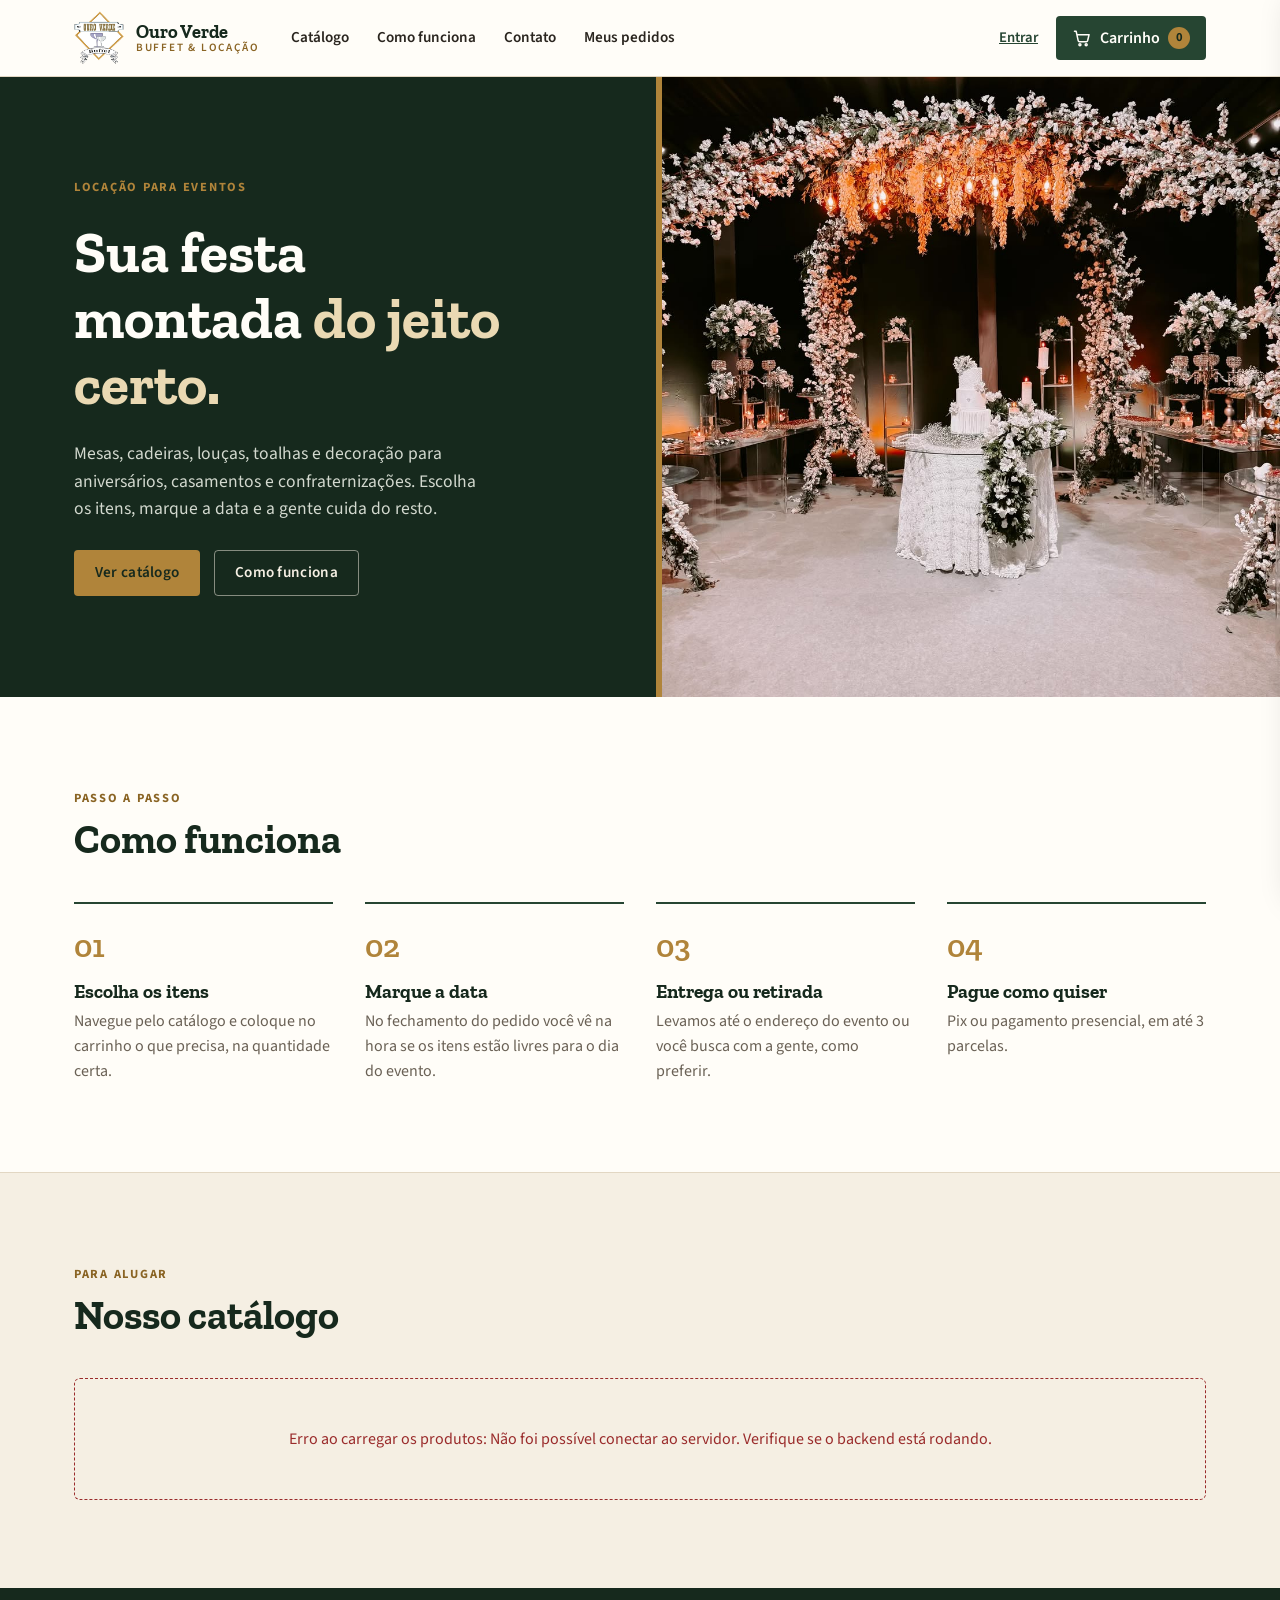
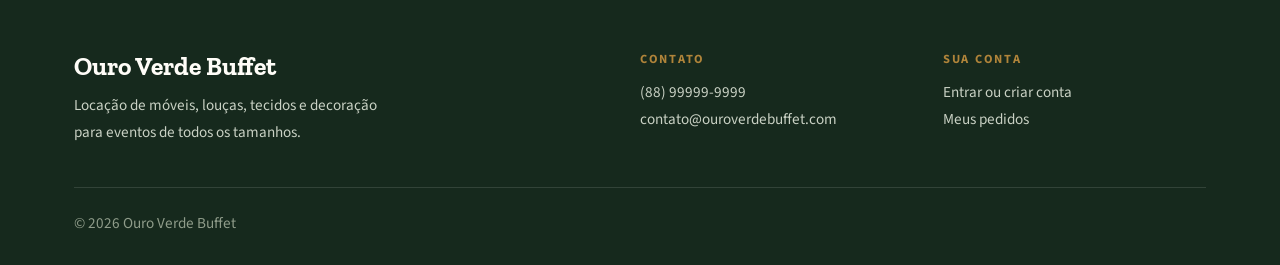
<file: Frontend/index.html>
<!DOCTYPE html>
<html lang="pt-BR">

<head>
    <meta charset="UTF-8">
    <meta name="viewport" content="width=device-width, initial-scale=1.0">
    <title>Ouro Verde Buffet · Locação para eventos</title>
    <meta name="description" content="Locação de móveis, louças, tecidos e decoração para eventos. Escolha os itens, defina a data e receba no local.">
    <meta name="theme-color" content="#16291d">
    <link rel="icon" type="image/png" href="adminAssets/logo.png">

    <!-- Atencao: o nome da pasta e "Css" com C maiusculo (em servidores Linux faz diferenca). -->
    <link rel="stylesheet" href="Css/base.css">
    <link rel="stylesheet" href="Css/style.css">
</head>

<body>

    <header class="site-header">
        <div class="wrap">

            <a href="index.html" class="marca">
                <img src="Imagens/WhatsApp Image 2026-05-07 at 10.17.49 (1) 2.png" alt="Ouro Verde Buffet">
                <span>Ouro Verde<small>Buffet &amp; Locação</small></span>
            </a>

            <nav class="menu" id="menu">
                <a href="#catalogo">Catálogo</a>
                <a href="#como-funciona">Como funciona</a>
                <a href="#contato">Contato</a>
                <a href="clienteHTML/meusPedidos.html">Meus pedidos</a>
                <!-- No celular o "Entrar / Sair" aparece aqui dentro -->
                <div id="area-cliente-menu" class="area-cliente-menu"></div>
            </nav>

            <div class="header-acoes">
                <!-- Preenchido pelo JS: "Entrar" ou "Olá, Fulano · Sair" -->
                <div id="area-cliente" class="area-cliente"></div>

                <button type="button" class="btn-carrinho" onclick="abrirCarrinho()" aria-label="Abrir carrinho">
                    <svg viewBox="0 0 24 24" fill="none" stroke="currentColor" stroke-width="1.8"
                        stroke-linecap="round" stroke-linejoin="round" aria-hidden="true">
                        <path d="M3 4h2l2.4 11.2a1.5 1.5 0 0 0 1.5 1.2h8.3a1.5 1.5 0 0 0 1.5-1.1L20.5 8H6.2" />
                        <circle cx="9.5" cy="20" r="1.2" />
                        <circle cx="17" cy="20" r="1.2" />
                    </svg>
                    <span class="texto">Carrinho</span>
                    <span id="contador" class="contador">0</span>
                </button>
            </div>

            <button type="button" class="btn-menu" id="btn-menu" aria-label="Abrir menu" aria-expanded="false"
                onclick="alternarMenu()">
                <span></span>
            </button>

        </div>
    </header>

    <!-- CARRINHO LATERAL -->
    <div class="carrinho-fundo" onclick="fecharCarrinho()"></div>

    <aside id="carrinho-lateral" class="carrinho-lateral" aria-label="Carrinho">

        <div class="carrinho-topo">
            <h2>Seu carrinho</h2>
            <button type="button" class="btn-fechar" onclick="fecharCarrinho()" aria-label="Fechar carrinho">✕</button>
        </div>

        <div id="itens-carrinho" class="itens-carrinho">
            <p class="vazio">Seu carrinho está vazio.</p>
        </div>

        <div class="rodape-carrinho">
            <div class="total-linha">
                <span>Total</span>
                <strong>R$ <span id="total">0,00</span></strong>
            </div>
            <button type="button" class="btn btn-primario btn-bloco" onclick="finalizarCompra()">
                Finalizar pedido
            </button>
        </div>

    </aside>

    <main>

        <section class="hero">
            <div class="hero-texto">
                <span class="eyebrow">Locação para eventos</span>
                <h1>Sua festa montada <em>do jeito certo.</em></h1>
                <p>
                    Mesas, cadeiras, louças, toalhas e decoração para aniversários,
                    casamentos e confraternizações. Escolha os itens, marque a data
                    e a gente cuida do resto.
                </p>
                <div class="hero-acoes">
                    <a href="#catalogo" class="btn btn-ouro">Ver catálogo</a>
                    <a href="#como-funciona" class="btn btn-contorno">Como funciona</a>
                </div>
            </div>
            <div class="hero-foto" role="img" aria-label="Mesa de bolo decorada com arranjos de flores brancas"></div>
        </section>

        <section id="como-funciona" class="secao como-funciona">
            <div class="wrap">

                <div class="secao-topo">
                    <div>
                        <span class="eyebrow">Passo a passo</span>
                        <h2>Como funciona</h2>
                    </div>
                </div>

                <ol class="passos">
                    <li class="passo">
                        <h3>Escolha os itens</h3>
                        <p>Navegue pelo catálogo e coloque no carrinho o que precisa, na quantidade certa.</p>
                    </li>
                    <li class="passo">
                        <h3>Marque a data</h3>
                        <p>No fechamento do pedido você vê na hora se os itens estão livres para o dia do evento.</p>
                    </li>
                    <li class="passo">
                        <h3>Entrega ou retirada</h3>
                        <p>Levamos até o endereço do evento ou você busca com a gente, como preferir.</p>
                    </li>
                    <li class="passo">
                        <h3>Pague como quiser</h3>
                        <p>Pix ou pagamento presencial, em até 3 parcelas.</p>
                    </li>
                </ol>

            </div>
        </section>

        <section id="catalogo" class="secao">
            <div class="wrap">

                <div class="secao-topo">
                    <div>
                        <span class="eyebrow">Para alugar</span>
                        <h2>Nosso catálogo</h2>
                    </div>
                    <div id="filtros" class="filtros">
                        <!-- Categorias carregadas pelo JavaScript -->
                    </div>
                </div>

                <div id="lista-produtos" class="produtos">
                    <p class="mensagem-lista">Carregando produtos...</p>
                </div>

            </div>
        </section>

    </main>

    <footer id="contato" class="footer">
        <div class="wrap">

            <div class="footer-grade">
                <div>
                    <h2>Ouro Verde Buffet</h2>
                    <p>Locação de móveis, louças, tecidos e decoração para eventos de todos os tamanhos.</p>
                </div>
                <div>
                    <h3>Contato</h3>
                    <ul>
                        <li><a href="tel:+5588999999999">(88) 99999-9999</a></li>
                        <li><a href="mailto:contato@ouroverdebuffet.com">contato@ouroverdebuffet.com</a></li>
                    </ul>
                </div>
                <div>
                    <h3>Sua conta</h3>
                    <ul>
                        <li><a href="clienteHTML/login.html">Entrar ou criar conta</a></li>
                        <li><a href="clienteHTML/meusPedidos.html">Meus pedidos</a></li>
                    </ul>
                </div>
            </div>

            <p class="footer-base">© <span id="ano"></span> Ouro Verde Buffet</p>

        </div>
    </footer>

    <script src="config.js"></script>
    <script src="clienteJS/api.js"></script>
    <script src="Js/main.js"></script>

</body>

</html>
</file>
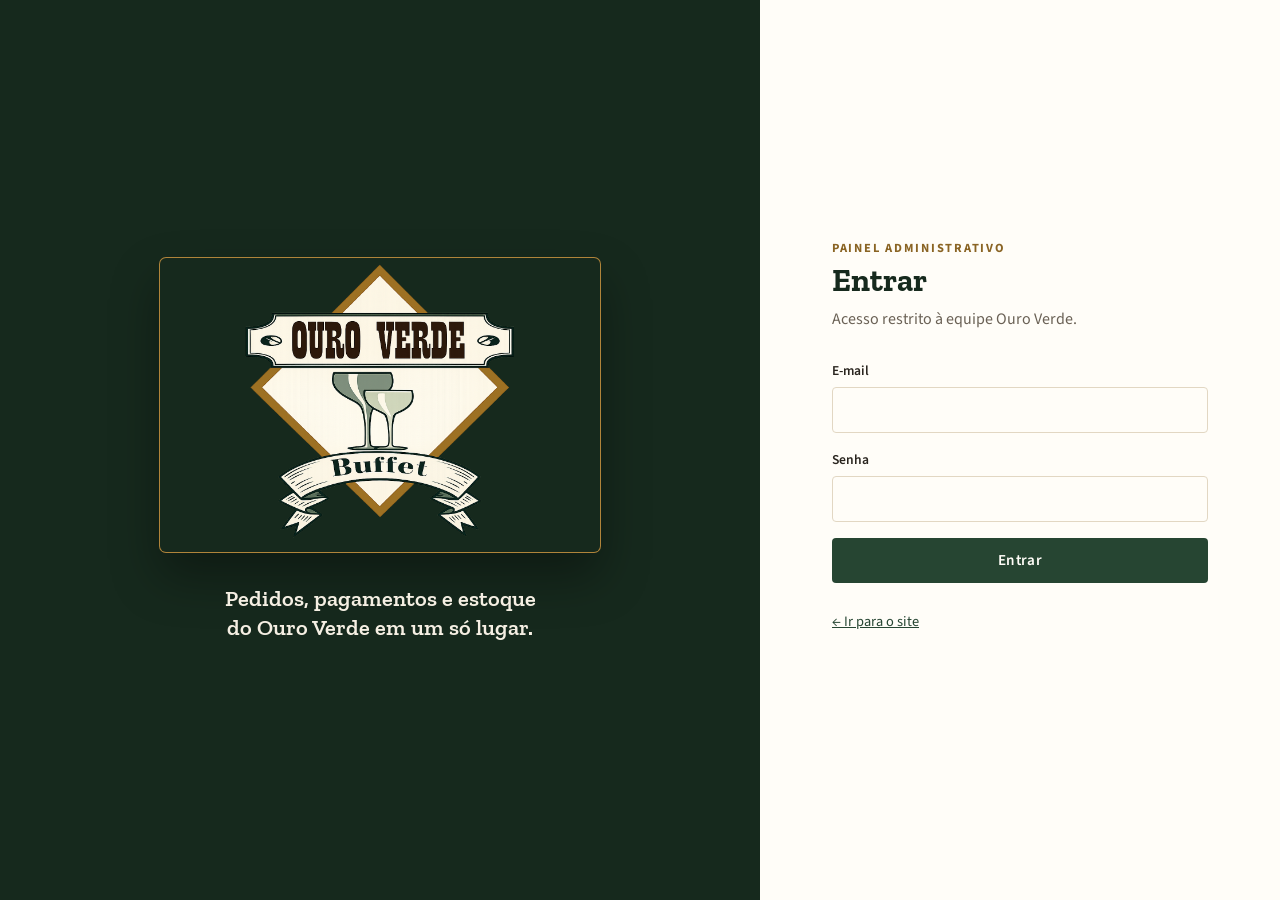
<file: Frontend/adminHTML/dashboard.html>
<!DOCTYPE html>
<html lang="pt-BR">
<head>
    <meta charset="UTF-8">
    <meta name="viewport" content="width=device-width, initial-scale=1.0">
    <title>Visão geral · Painel Ouro Verde</title>
    <meta name="theme-color" content="#16291d">
    <meta name="robots" content="noindex">

    <link rel="icon" type="image/png" href="../adminAssets/logo.png">
    <link rel="stylesheet" href="../Css/base.css">
    <link rel="stylesheet" href="../adminCSS/admin.css">

    <!-- Bloqueia a pagina antes de desenhar, se nao houver admin logado -->
    <script src="../config.js"></script>
    <script src="../adminJS/api.js"></script>
    <script>exigirLogin();</script>
</head>
<body>

<div class="admin">

    <aside class="sidebar">
        <a href="dashboard.html" class="sidebar-marca">
            <img src="../Imagens/WhatsApp Image 2026-05-07 at 10.17.49 (1) 2.png" alt="">
            <span>Ouro Verde<small>Painel</small></span>
        </a>
        <nav class="sidebar-nav">
            <a href="dashboard.html" class="active">
                <svg viewBox="0 0 24 24" fill="none" stroke="currentColor" stroke-width="1.8" aria-hidden="true"><rect x="3.5" y="3.5" width="7" height="7" rx="1"/><rect x="13.5" y="3.5" width="7" height="7" rx="1"/><rect x="3.5" y="13.5" width="7" height="7" rx="1"/><rect x="13.5" y="13.5" width="7" height="7" rx="1"/></svg>
                Visão geral
            </a>
            <a href="pedidos.html">
                <svg viewBox="0 0 24 24" fill="none" stroke="currentColor" stroke-width="1.8" stroke-linecap="round" aria-hidden="true"><rect x="5" y="4" width="14" height="17" rx="1.5"/><path d="M9 4V3h6v1M8.5 10h7M8.5 14h7M8.5 18h4"/></svg>
                Pedidos
            </a>
            <a href="produtos.html">
                <svg viewBox="0 0 24 24" fill="none" stroke="currentColor" stroke-width="1.8" stroke-linejoin="round" aria-hidden="true"><path d="M3.5 7.5L12 3l8.5 4.5v9L12 21l-8.5-4.5z"/><path d="M3.5 7.5L12 12l8.5-4.5M12 12v9"/></svg>
                Produtos
            </a>
        </nav>
        <a href="#" id="logoutBtn" class="sidebar-sair">
            <svg viewBox="0 0 24 24" fill="none" stroke="currentColor" stroke-width="1.8" stroke-linecap="round" stroke-linejoin="round" aria-hidden="true"><path d="M14 4h4.5A1.5 1.5 0 0 1 20 5.5v13a1.5 1.5 0 0 1-1.5 1.5H14M10 16l-4-4 4-4M6 12h10"/></svg>
            Sair
        </a>
    </aside>

    <main class="content">

        <header class="content-topo">
            <div>
                <span class="eyebrow">Painel administrativo</span>
                <h1>Visão geral</h1>
            </div>
            <div class="acoes-topo">
                <a href="pedidos.html" class="btn btn-contorno">Todos os pedidos</a>
                <a href="produtos.html" class="btn btn-primario">Gerenciar produtos</a>
            </div>
        </header>

        <section class="cards">
            <div class="card">
                <h3>Receita do mês</h3>
                <p id="receitaMensal">-</p>
            </div>
            <div class="card">
                <h3>Produtos cadastrados</h3>
                <p id="produtosAtivos">-</p>
            </div>
            <div class="card">
                <h3>Pedidos pendentes</h3>
                <p id="pedidosPendentes">-</p>
            </div>
        </section>

        <section class="table-container">
            <div class="painel-topo">
                <h2>Pedidos recentes</h2>
                <a href="pedidos.html">Ver todos →</a>
            </div>
            <table class="tabela responsiva">
                <thead>
                    <tr>
                        <th>#</th>
                        <th>Cliente</th>
                        <th>Evento</th>
                        <th>Entrega</th>
                        <th>Total</th>
                        <th>Status</th>
                        <th>Ação</th>
                    </tr>
                </thead>
                <tbody id="pedidosTable"></tbody>
            </table>
        </section>

    </main>

</div>

<!-- MODAL DE SAIR -->
<div class="modal" id="logoutModal">
    <div class="modal-content">
        <h2>Sair do painel?</h2>
        <div class="modal-buttons">
            <button id="cancelLogout" class="btn btn-contorno">Cancelar</button>
            <button id="confirmLogout" class="btn">Sair</button>
        </div>
    </div>
</div>

<script src="../adminJS/dashboard.js"></script>

</body>
</html>
</file>
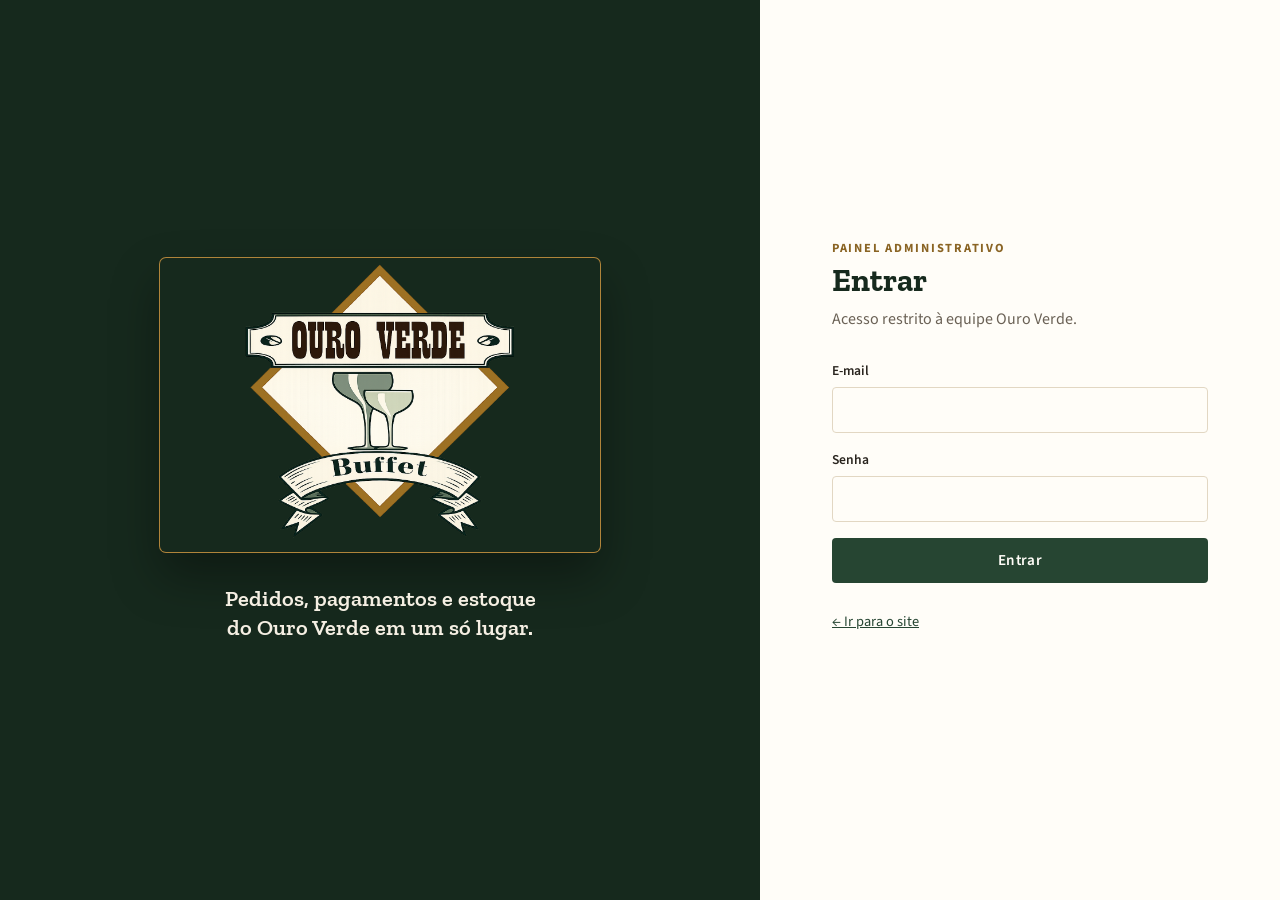
<file: Frontend/adminHTML/login.html>
<!DOCTYPE html>
<html lang="pt-BR">
<head>
    <meta charset="UTF-8">
    <meta name="viewport" content="width=device-width, initial-scale=1.0">
    <title>Entrar · Painel Ouro Verde</title>
    <meta name="theme-color" content="#16291d">
    <meta name="robots" content="noindex">

    <link rel="icon" type="image/png" href="../adminAssets/logo.png">
    <link rel="stylesheet" href="../Css/base.css">
    <link rel="stylesheet" href="../adminCSS/admin.css">
</head>
<body>

<div class="login-admin">

    <section class="login-arte">
        <img src="../adminAssets/logo.png" alt="Ouro Verde Buffet">
        <p>Pedidos, pagamentos e estoque do Ouro Verde em um só lugar.</p>
    </section>

    <section class="login-form">

        <span class="eyebrow">Painel administrativo</span>
        <h1>Entrar</h1>
        <p>Acesso restrito à equipe Ouro Verde.</p>

        <div id="errorMessage" class="error-message">E-mail ou senha incorretos.</div>

        <form id="loginForm" class="form-pilha">
            <div class="campo">
                <label for="email">E-mail</label>
                <input type="email" id="email" autocomplete="username" required>
            </div>
            <div class="campo">
                <label for="senha">Senha</label>
                <input type="password" id="senha" autocomplete="current-password" required>
            </div>
            <button type="submit" class="btn btn-primario btn-bloco">Entrar</button>
        </form>

        <p class="login-rodape"><a href="../index.html">← Ir para o site</a></p>

    </section>

</div>

<script src="../config.js"></script>
<script src="../adminJS/api.js"></script>
<script src="../adminJS/login.js"></script>

</body>
</html>
</file>
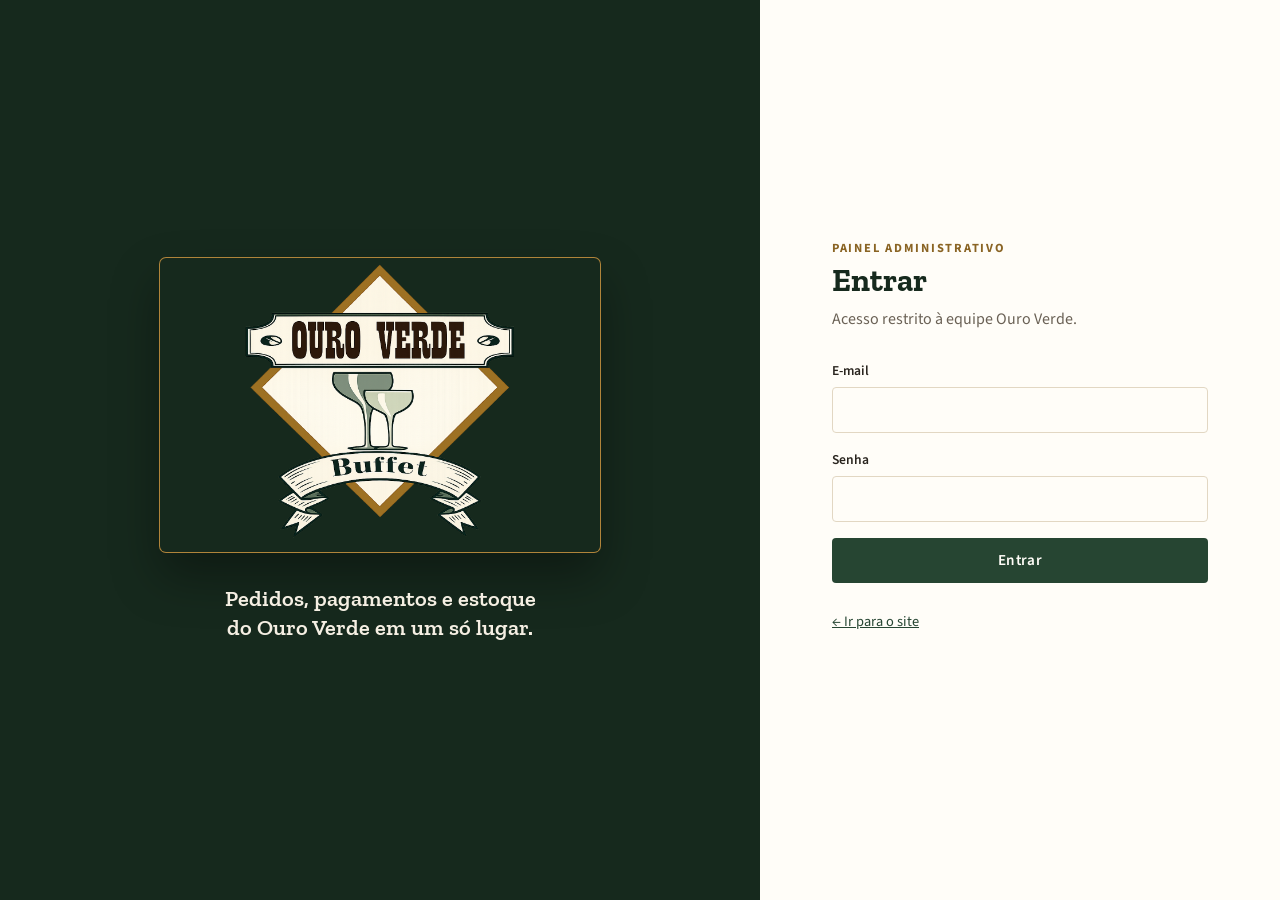
<file: Frontend/adminHTML/pedidos.html>
<!DOCTYPE html>
<html lang="pt-BR">
<head>
    <meta charset="UTF-8">
    <meta name="viewport" content="width=device-width, initial-scale=1.0">
    <title>Pedidos · Painel Ouro Verde</title>
    <meta name="theme-color" content="#16291d">
    <meta name="robots" content="noindex">

    <link rel="icon" type="image/png" href="../adminAssets/logo.png">
    <link rel="stylesheet" href="../Css/base.css">
    <link rel="stylesheet" href="../adminCSS/admin.css">

    <script src="../config.js"></script>
    <script src="../adminJS/api.js"></script>
    <script>exigirLogin();</script>
</head>
<body>

<div class="admin">

    <aside class="sidebar">
        <a href="dashboard.html" class="sidebar-marca">
            <img src="../Imagens/WhatsApp Image 2026-05-07 at 10.17.49 (1) 2.png" alt="">
            <span>Ouro Verde<small>Painel</small></span>
        </a>
        <nav class="sidebar-nav">
            <a href="dashboard.html">
                <svg viewBox="0 0 24 24" fill="none" stroke="currentColor" stroke-width="1.8" aria-hidden="true"><rect x="3.5" y="3.5" width="7" height="7" rx="1"/><rect x="13.5" y="3.5" width="7" height="7" rx="1"/><rect x="3.5" y="13.5" width="7" height="7" rx="1"/><rect x="13.5" y="13.5" width="7" height="7" rx="1"/></svg>
                Visão geral
            </a>
            <a href="pedidos.html" class="active">
                <svg viewBox="0 0 24 24" fill="none" stroke="currentColor" stroke-width="1.8" stroke-linecap="round" aria-hidden="true"><rect x="5" y="4" width="14" height="17" rx="1.5"/><path d="M9 4V3h6v1M8.5 10h7M8.5 14h7M8.5 18h4"/></svg>
                Pedidos
            </a>
            <a href="produtos.html">
                <svg viewBox="0 0 24 24" fill="none" stroke="currentColor" stroke-width="1.8" stroke-linejoin="round" aria-hidden="true"><path d="M3.5 7.5L12 3l8.5 4.5v9L12 21l-8.5-4.5z"/><path d="M3.5 7.5L12 12l8.5-4.5M12 12v9"/></svg>
                Produtos
            </a>
        </nav>
        <a href="#" id="logoutBtn" class="sidebar-sair">
            <svg viewBox="0 0 24 24" fill="none" stroke="currentColor" stroke-width="1.8" stroke-linecap="round" stroke-linejoin="round" aria-hidden="true"><path d="M14 4h4.5A1.5 1.5 0 0 1 20 5.5v13a1.5 1.5 0 0 1-1.5 1.5H14M10 16l-4-4 4-4M6 12h10"/></svg>
            Sair
        </a>
    </aside>

    <main class="content">

        <header class="content-topo">
            <div>
                <span class="eyebrow">Painel administrativo</span>
                <h1>Pedidos</h1>
            </div>
        </header>

        <section class="cards">
            <div class="card">
                <h3>Receita do mês</h3>
                <p id="receitaMensal">-</p>
            </div>
            <div class="card">
                <h3>Pendentes</h3>
                <p id="pedidosPendentes">-</p>
            </div>
            <div class="card">
                <h3>Concluídos</h3>
                <p id="pedidosFinalizados">-</p>
            </div>
        </section>

        <section class="table-container">

            <div class="painel-topo">
                <h2>Todos os pedidos</h2>

                <!-- UC09: pedidos organizados por status -->
                <div class="filtro-status">
                    <label for="filtroStatus">Status</label>
                    <select id="filtroStatus">
                        <option value="">Todos</option>
                        <option value="PENDENTE">Pendente</option>
                        <option value="CONFIRMADO">Confirmado</option>
                        <option value="EM_ANDAMENTO">Em andamento</option>
                        <option value="CONCLUIDO">Concluído</option>
                        <option value="CANCELADO">Cancelado</option>
                    </select>
                </div>
            </div>

            <table class="tabela responsiva">
                <thead>
                    <tr>
                        <th>#</th>
                        <th>Cliente</th>
                        <th>Espaço / itens</th>
                        <th>Evento</th>
                        <th>Entrega</th>
                        <th>Total</th>
                        <th>Pago</th>
                        <th>Status</th>
                        <th>Ação</th>
                    </tr>
                </thead>
                <tbody id="pedidosTable"></tbody>
            </table>

        </section>

    </main>

</div>

<!-- MODAL DE DETALHES DO PEDIDO -->
<div class="modal" id="detalhesModal">
    <div class="modal-content modal-detalhes" id="detalhesConteudo"></div>
</div>

<!-- MODAL DE SAIR -->
<div class="modal" id="logoutModal">
    <div class="modal-content">
        <h2>Sair do painel?</h2>
        <div class="modal-buttons">
            <button id="cancelLogout" class="btn btn-contorno">Cancelar</button>
            <button id="confirmLogout" class="btn">Sair</button>
        </div>
    </div>
</div>

<script src="../adminJS/pedidos.js"></script>

</body>
</html>
</file>
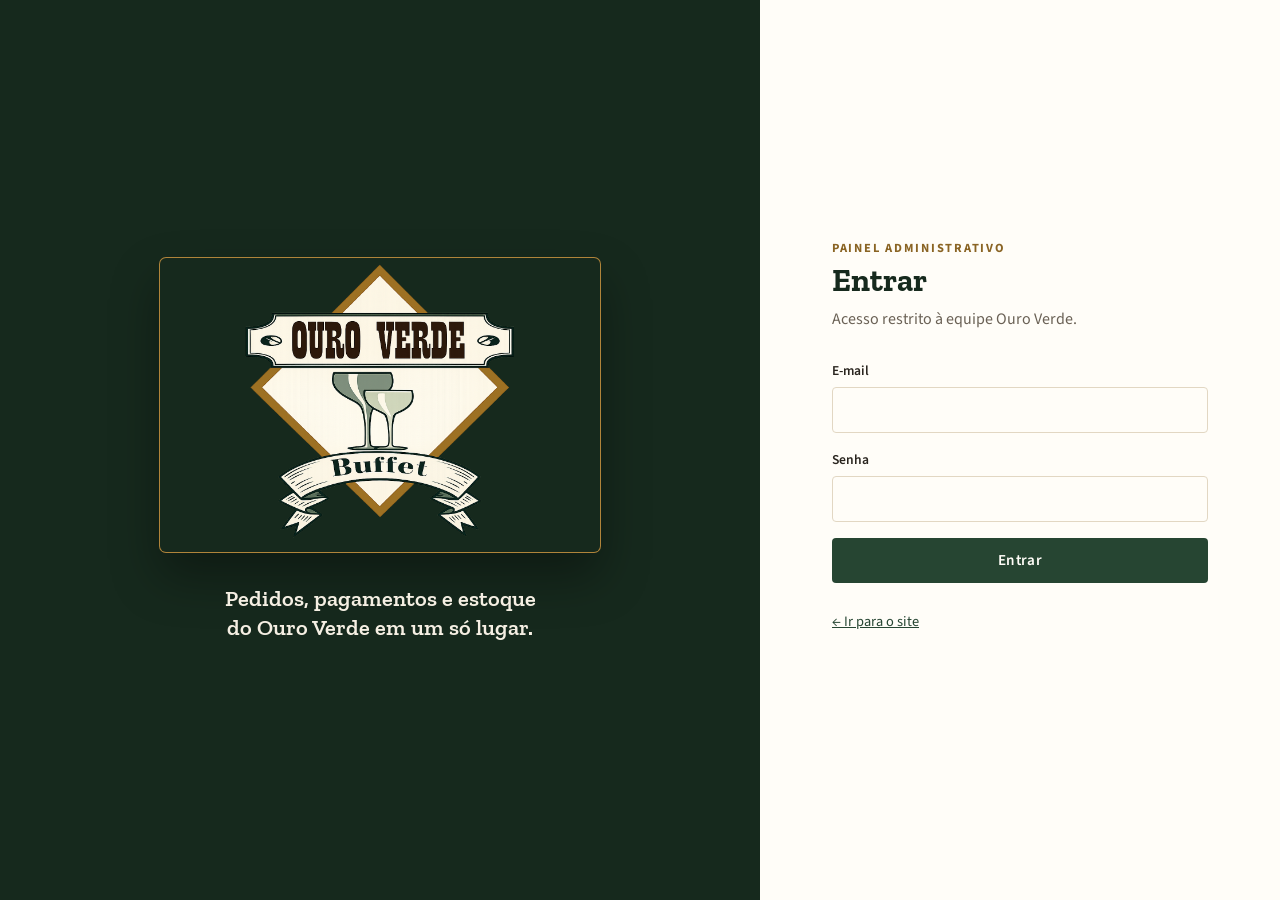
<file: Frontend/adminHTML/produtos.html>
<!DOCTYPE html>
<html lang="pt-BR">
<head>
    <meta charset="UTF-8">
    <meta name="viewport" content="width=device-width, initial-scale=1.0">
    <title>Produtos · Painel Ouro Verde</title>
    <meta name="theme-color" content="#16291d">
    <meta name="robots" content="noindex">

    <link rel="icon" type="image/png" href="../adminAssets/logo.png">
    <link rel="stylesheet" href="../Css/base.css">
    <link rel="stylesheet" href="../adminCSS/admin.css">

    <script src="../config.js"></script>
    <script src="../adminJS/api.js"></script>
    <script>exigirLogin();</script>
</head>
<body>

<div class="admin">

    <aside class="sidebar">
        <a href="dashboard.html" class="sidebar-marca">
            <img src="../Imagens/WhatsApp Image 2026-05-07 at 10.17.49 (1) 2.png" alt="">
            <span>Ouro Verde<small>Painel</small></span>
        </a>
        <nav class="sidebar-nav">
            <a href="dashboard.html">
                <svg viewBox="0 0 24 24" fill="none" stroke="currentColor" stroke-width="1.8" aria-hidden="true"><rect x="3.5" y="3.5" width="7" height="7" rx="1"/><rect x="13.5" y="3.5" width="7" height="7" rx="1"/><rect x="3.5" y="13.5" width="7" height="7" rx="1"/><rect x="13.5" y="13.5" width="7" height="7" rx="1"/></svg>
                Visão geral
            </a>
            <a href="pedidos.html">
                <svg viewBox="0 0 24 24" fill="none" stroke="currentColor" stroke-width="1.8" stroke-linecap="round" aria-hidden="true"><rect x="5" y="4" width="14" height="17" rx="1.5"/><path d="M9 4V3h6v1M8.5 10h7M8.5 14h7M8.5 18h4"/></svg>
                Pedidos
            </a>
            <a href="produtos.html" class="active">
                <svg viewBox="0 0 24 24" fill="none" stroke="currentColor" stroke-width="1.8" stroke-linejoin="round" aria-hidden="true"><path d="M3.5 7.5L12 3l8.5 4.5v9L12 21l-8.5-4.5z"/><path d="M3.5 7.5L12 12l8.5-4.5M12 12v9"/></svg>
                Produtos
            </a>
        </nav>
        <a href="#" id="logoutBtn" class="sidebar-sair">
            <svg viewBox="0 0 24 24" fill="none" stroke="currentColor" stroke-width="1.8" stroke-linecap="round" stroke-linejoin="round" aria-hidden="true"><path d="M14 4h4.5A1.5 1.5 0 0 1 20 5.5v13a1.5 1.5 0 0 1-1.5 1.5H14M10 16l-4-4 4-4M6 12h10"/></svg>
            Sair
        </a>
    </aside>

    <main class="content">

        <header class="content-topo">
            <div>
                <span class="eyebrow">Painel administrativo</span>
                <h1>Produtos e categorias</h1>
            </div>
        </header>

        <section class="cards">
            <div class="card">
                <h3>Produtos cadastrados</h3>
                <p id="totalProdutos">-</p>
            </div>
            <div class="card">
                <h3>Sem estoque</h3>
                <p id="semEstoque">-</p>
            </div>
            <div class="card">
                <h3>Categorias</h3>
                <p id="totalCategorias">-</p>
            </div>
        </section>

        <!-- FORMULÁRIO DE PRODUTO (UC08) -->
        <section class="form-container">

            <div class="painel-topo">
                <h2 id="tituloForm">Novo produto</h2>
            </div>

            <form id="produtoForm">
                <input type="hidden" id="idEdicao">

                <div class="form-grid">
                    <div class="campo">
                        <label for="nome">Nome do produto *</label>
                        <input type="text" id="nome" required>
                    </div>

                    <div class="campo">
                        <label for="categoria">Categoria *</label>
                        <select id="categoria" required>
                            <option value="">Carregando categorias...</option>
                        </select>
                    </div>

                    <div class="campo">
                        <label for="preco">Preço por unidade (R$) *</label>
                        <input type="number" id="preco" min="0" step="0.01" inputmode="decimal" required>
                    </div>

                    <div class="campo">
                        <label for="estoque">Estoque total (unidades) *</label>
                        <input type="number" id="estoque" min="0" step="1" inputmode="numeric" required>
                    </div>

                    <div class="campo inteiro">
                        <label for="imagem">Imagem (link)</label>
                        <input type="url" id="imagem" placeholder="https://...">
                    </div>
                </div>

                <div class="form-botoes">
                    <button type="submit" class="btn btn-primario" id="btnSalvar">Adicionar produto</button>
                    <button type="button" class="btn btn-contorno" id="btnCancelar" style="display:none;">Cancelar edição</button>
                </div>
            </form>

        </section>

        <!-- TABELA DE PRODUTOS -->
        <section class="table-container">
            <div class="painel-topo">
                <h2>Produtos cadastrados</h2>
            </div>
            <table class="tabela responsiva">
                <thead>
                    <tr>
                        <th>#</th>
                        <th>Imagem</th>
                        <th>Nome</th>
                        <th>Categoria</th>
                        <th>Preço</th>
                        <th>Estoque</th>
                        <th>Ação</th>
                    </tr>
                </thead>
                <tbody id="produtosTable"></tbody>
            </table>
        </section>

        <!-- CATEGORIAS (UC07) -->
        <section class="form-container">
            <div class="painel-topo">
                <h2>Categorias</h2>
            </div>
            <form id="categoriaForm" class="form-inline">
                <div class="campo">
                    <label for="nomeCategoria">Nova categoria</label>
                    <input type="text" id="nomeCategoria" placeholder="Ex.: Louças" required>
                </div>
                <button type="submit" class="btn btn-primario">Adicionar</button>
            </form>
            <div id="listaCategorias" class="categorias-lista"></div>
        </section>

    </main>

</div>

<!-- MODAL DE SAIR -->
<div class="modal" id="logoutModal">
    <div class="modal-content">
        <h2>Sair do painel?</h2>
        <div class="modal-buttons">
            <button id="cancelLogout" class="btn btn-contorno">Cancelar</button>
            <button id="confirmLogout" class="btn">Sair</button>
        </div>
    </div>
</div>

<script src="../adminJS/produtos.js"></script>

</body>
</html>
</file>
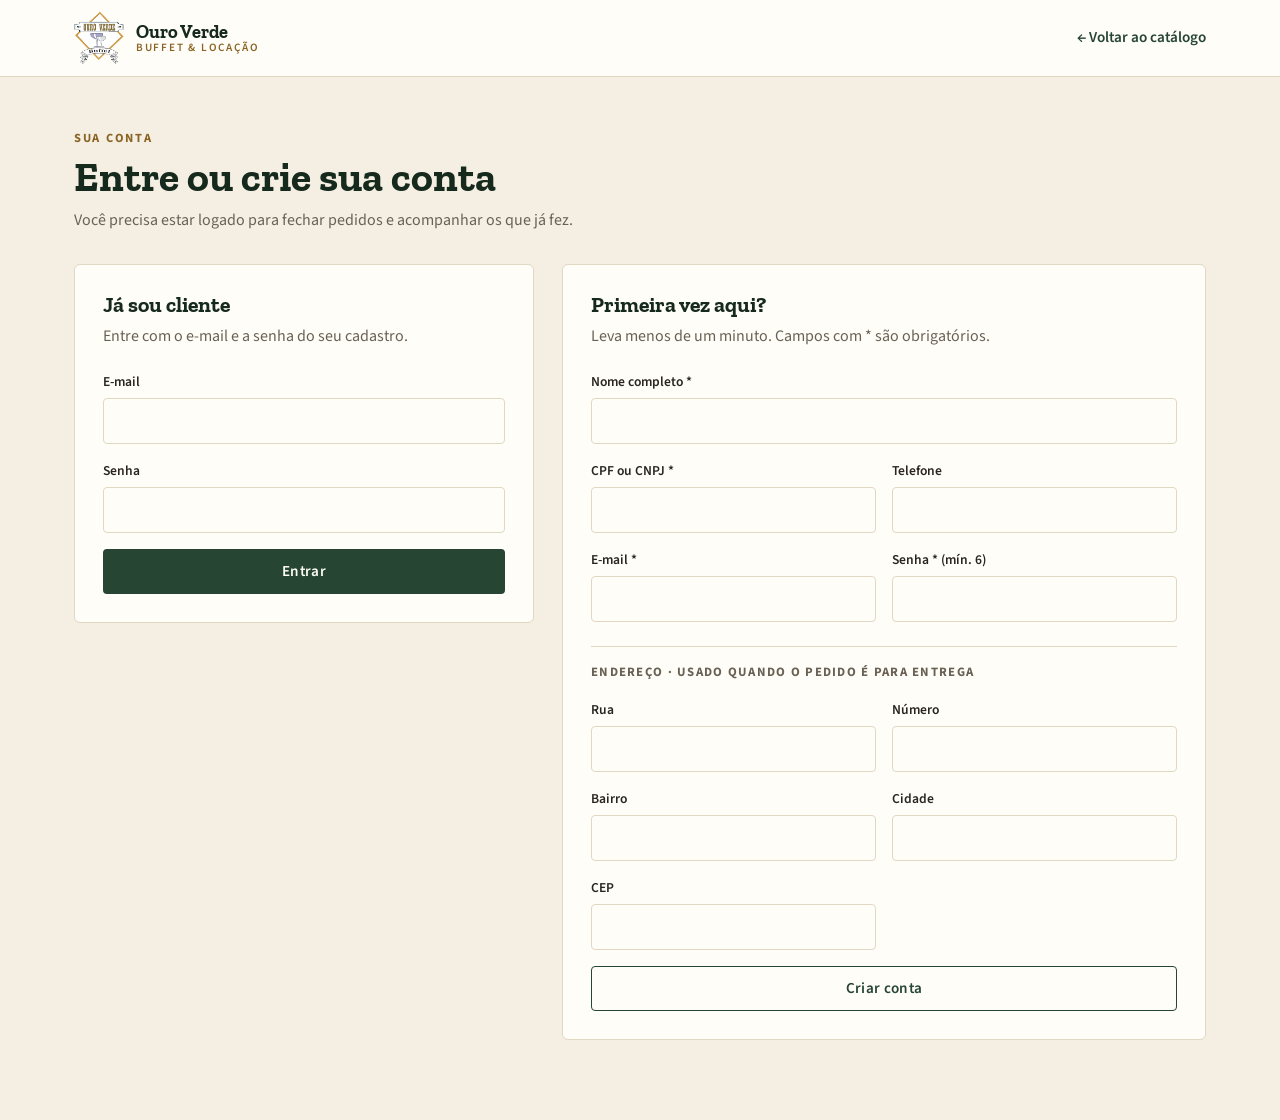
<file: Frontend/clienteHTML/checkout.html>
<!DOCTYPE html>
<html lang="pt-BR">

<head>
    <meta charset="UTF-8">
    <meta name="viewport" content="width=device-width, initial-scale=1.0">
    <title>Finalizar pedido · Ouro Verde</title>
    <meta name="theme-color" content="#16291d">
    <link rel="icon" type="image/png" href="../adminAssets/logo.png">
    <link rel="stylesheet" href="../Css/base.css">
    <link rel="stylesheet" href="../Css/style.css">
</head>

<body>

    <header class="site-header">
        <div class="wrap">
            <a href="../index.html" class="marca">
                <img src="../Imagens/WhatsApp Image 2026-05-07 at 10.17.49 (1) 2.png" alt="Ouro Verde Buffet">
                <span>Ouro Verde<small>Buffet &amp; Locação</small></span>
            </a>
            <a href="../index.html#catalogo" class="voltar">← Voltar ao catálogo</a>
        </div>
    </header>

    <main class="pagina">
        <div class="wrap">

            <div class="pagina-titulo">
                <span class="eyebrow">Último passo</span>
                <h1>Finalizar pedido</h1>
            </div>

            <form id="form-checkout" class="checkout">

                <section class="painel">

                    <div class="painel-secao">
                        <h2>Seus dados</h2>
                        <div class="form-grade">
                            <div class="campo">
                                <label for="nome">Nome</label>
                                <input type="text" id="nome" readonly>
                            </div>
                            <div class="campo">
                                <label for="email">E-mail</label>
                                <input type="email" id="email" readonly>
                            </div>
                            <p class="dica inteiro">Não é você? <a href="#" id="trocar-conta">Entrar com outra conta</a></p>
                        </div>
                    </div>

                    <div class="painel-secao">
                        <h2>Evento</h2>
                        <div class="form-pilha">
                            <div class="campo">
                                <label for="servico">Espaço ou serviço</label>
                                <select id="servico" required>
                                    <option value="">Carregando...</option>
                                </select>
                                <small id="descricao-servico" class="dica"></small>
                            </div>

                            <div class="campo">
                                <label for="dataEvento">Data do evento *</label>
                                <input type="date" id="dataEvento" required>
                                <small id="aviso-disponibilidade" class="aviso"></small>
                            </div>
                        </div>
                    </div>

                    <div class="painel-secao">
                        <h2>Entrega ou retirada</h2>
                        <div class="opcoes">
                            <label class="opcao">
                                <input type="radio" name="tipoEntrega" value="RETIRADA" checked>
                                <span>
                                    <strong>Retirar no Ouro Verde</strong>
                                    <small>Você busca os itens com a gente.</small>
                                </span>
                            </label>
                            <label class="opcao">
                                <input type="radio" name="tipoEntrega" value="ENTREGA">
                                <span>
                                    <strong>Entrega no endereço</strong>
                                    <small>Levamos até o endereço do seu cadastro.</small>
                                </span>
                            </label>
                        </div>
                        <p id="endereco-entrega" class="dica endereco-entrega oculto"></p>
                    </div>

                </section>

                <aside class="painel resumo">

                    <h2>Resumo</h2>

                    <div id="itensResumo"></div>

                    <div class="linha-resumo">
                        <span>Itens</span>
                        <span id="subtotal">R$ 0,00</span>
                    </div>

                    <div class="linha-resumo">
                        <span id="nome-servico-resumo">Serviço</span>
                        <span id="preco-servico">R$ 0,00</span>
                    </div>

                    <div class="linha-resumo total">
                        <span>Total</span>
                        <span id="total">R$ 0,00</span>
                    </div>

                    <div class="form-pilha">
                        <div class="campo">
                            <span class="rotulo">Forma de pagamento</span>
                            <div class="opcoes">
                                <label class="opcao">
                                    <input type="radio" name="metodoPagamento" value="PIX" checked>
                                    <span><strong>Pix</strong><small>Chave enviada após o pedido</small></span>
                                </label>
                                <label class="opcao">
                                    <input type="radio" name="metodoPagamento" value="PRESENCIAL">
                                    <span><strong>Pessoalmente</strong><small>Dinheiro ou cartão</small></span>
                                </label>
                            </div>
                        </div>

                        <div class="campo">
                            <label for="parcelas">Parcelas</label>
                            <select id="parcelas">
                                <option value="1">1x (à vista)</option>
                                <option value="2">2x</option>
                                <option value="3">3x</option>
                            </select>
                            <small id="valor-parcela" class="dica"></small>
                        </div>
                    </div>

                    <button type="submit" id="btn-finalizar" class="btn btn-primario btn-bloco">Finalizar pedido</button>

                </aside>

            </form>

        </div>
    </main>

    <script src="../config.js"></script>
    <script src="../clienteJS/api.js"></script>
    <script src="../clienteJS/checkout.js"></script>

</body>

</html>
</file>
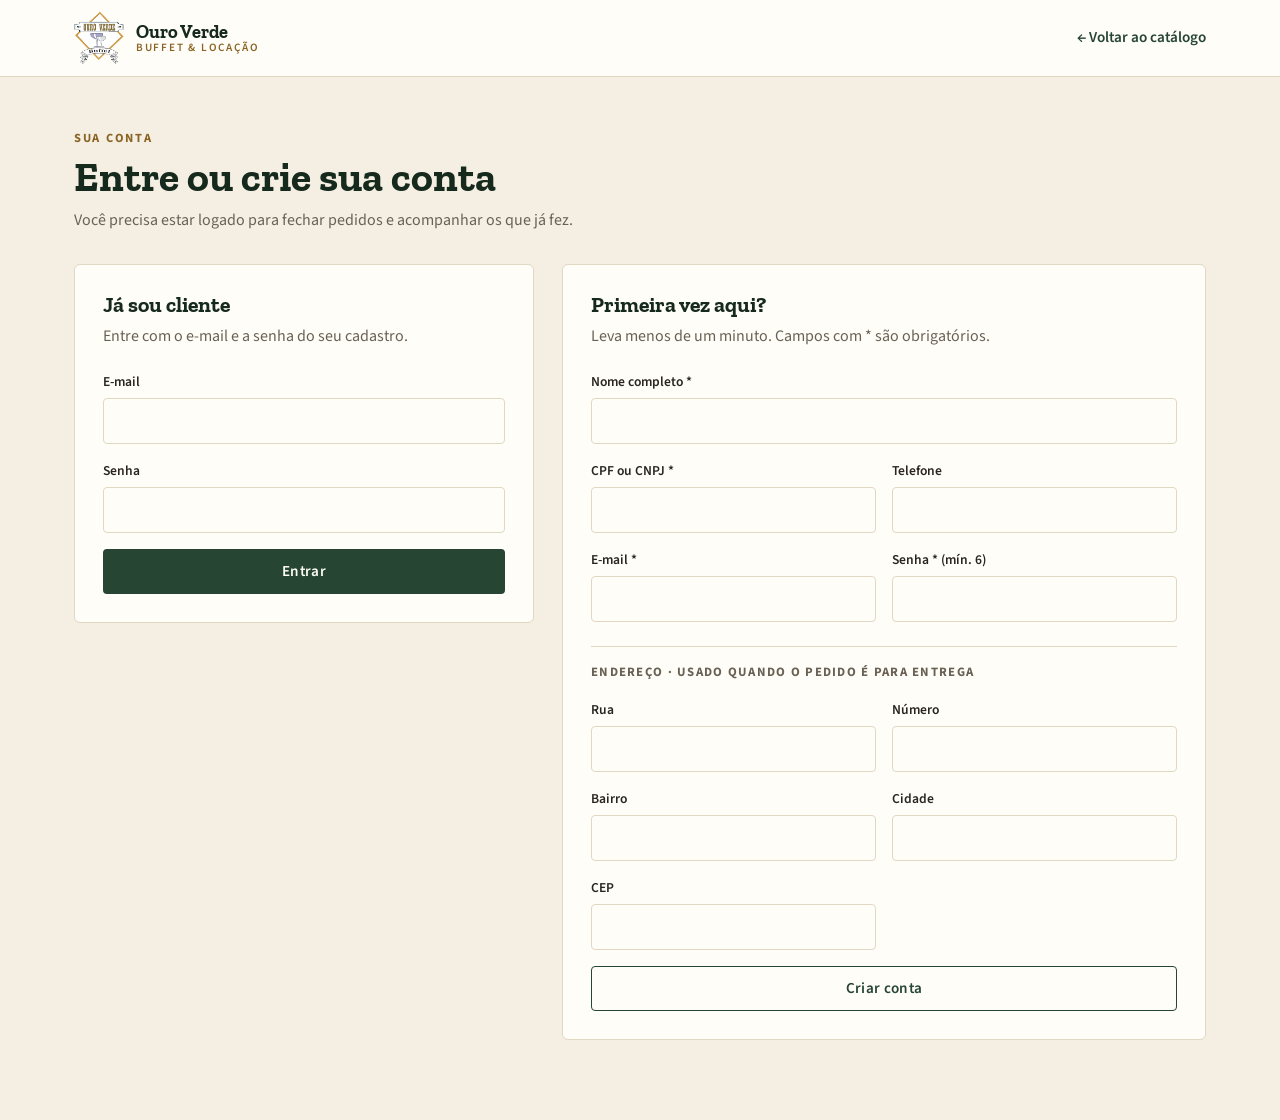
<file: Frontend/clienteHTML/login.html>
<!DOCTYPE html>
<html lang="pt-BR">

<head>
    <meta charset="UTF-8">
    <meta name="viewport" content="width=device-width, initial-scale=1.0">
    <title>Entrar · Ouro Verde</title>
    <meta name="theme-color" content="#16291d">
    <link rel="icon" type="image/png" href="../adminAssets/logo.png">
    <link rel="stylesheet" href="../Css/base.css">
    <link rel="stylesheet" href="../Css/style.css">
</head>

<body>

    <header class="site-header">
        <div class="wrap">
            <a href="../index.html" class="marca">
                <img src="../Imagens/WhatsApp Image 2026-05-07 at 10.17.49 (1) 2.png" alt="Ouro Verde Buffet">
                <span>Ouro Verde<small>Buffet &amp; Locação</small></span>
            </a>
            <a href="../index.html#catalogo" class="voltar">← Voltar ao catálogo</a>
        </div>
    </header>

    <main class="pagina">
        <div class="wrap">

            <div class="pagina-titulo">
                <span class="eyebrow">Sua conta</span>
                <h1>Entre ou crie sua conta</h1>
                <p>Você precisa estar logado para fechar pedidos e acompanhar os que já fez.</p>
            </div>

            <div class="login-grade">

                <!-- LOGIN (UC01) -->
                <section class="painel">
                    <h2>Já sou cliente</h2>
                    <p class="subtitulo">Entre com o e-mail e a senha do seu cadastro.</p>

                    <form id="form-login" class="form-pilha">
                        <div class="campo">
                            <label for="login-email">E-mail</label>
                            <input type="email" id="login-email" autocomplete="email" required>
                        </div>
                        <div class="campo">
                            <label for="login-senha">Senha</label>
                            <input type="password" id="login-senha" autocomplete="current-password" required>
                        </div>
                        <p id="erro-login" class="mensagem-erro"></p>
                        <button type="submit" class="btn btn-primario btn-bloco">Entrar</button>
                    </form>
                </section>

                <!-- CADASTRO (UC02) -->
                <section class="painel">
                    <h2>Primeira vez aqui?</h2>
                    <p class="subtitulo">Leva menos de um minuto. Campos com * são obrigatórios.</p>

                    <form id="form-cadastro" class="form-grade">
                        <div class="campo inteiro">
                            <label for="cad-nome">Nome completo *</label>
                            <input type="text" id="cad-nome" autocomplete="name" required>
                        </div>
                        <div class="campo">
                            <label for="cad-cpf">CPF ou CNPJ *</label>
                            <input type="text" id="cad-cpf" inputmode="numeric" required>
                        </div>
                        <div class="campo">
                            <label for="cad-telefone">Telefone</label>
                            <input type="text" id="cad-telefone" inputmode="tel" autocomplete="tel">
                        </div>
                        <div class="campo">
                            <label for="cad-email">E-mail *</label>
                            <input type="email" id="cad-email" autocomplete="email" required>
                        </div>
                        <div class="campo">
                            <label for="cad-senha">Senha * (mín. 6)</label>
                            <input type="password" id="cad-senha" minlength="6" autocomplete="new-password" required>
                        </div>

                        <p class="subtitulo-form">Endereço · usado quando o pedido é para entrega</p>

                        <div class="campo">
                            <label for="cad-rua">Rua</label>
                            <input type="text" id="cad-rua">
                        </div>
                        <div class="campo">
                            <label for="cad-numero">Número</label>
                            <input type="text" id="cad-numero">
                        </div>
                        <div class="campo">
                            <label for="cad-bairro">Bairro</label>
                            <input type="text" id="cad-bairro">
                        </div>
                        <div class="campo">
                            <label for="cad-cidade">Cidade</label>
                            <input type="text" id="cad-cidade">
                        </div>
                        <div class="campo">
                            <label for="cad-cep">CEP</label>
                            <input type="text" id="cad-cep" inputmode="numeric">
                        </div>

                        <p id="erro-cadastro" class="mensagem-erro inteiro"></p>
                        <div class="inteiro">
                            <button type="submit" class="btn btn-contorno btn-bloco">Criar conta</button>
                        </div>
                    </form>
                </section>

            </div>

        </div>
    </main>

    <script src="../config.js"></script>
    <script src="../clienteJS/api.js"></script>
    <script src="../clienteJS/login.js"></script>

</body>

</html>
</file>
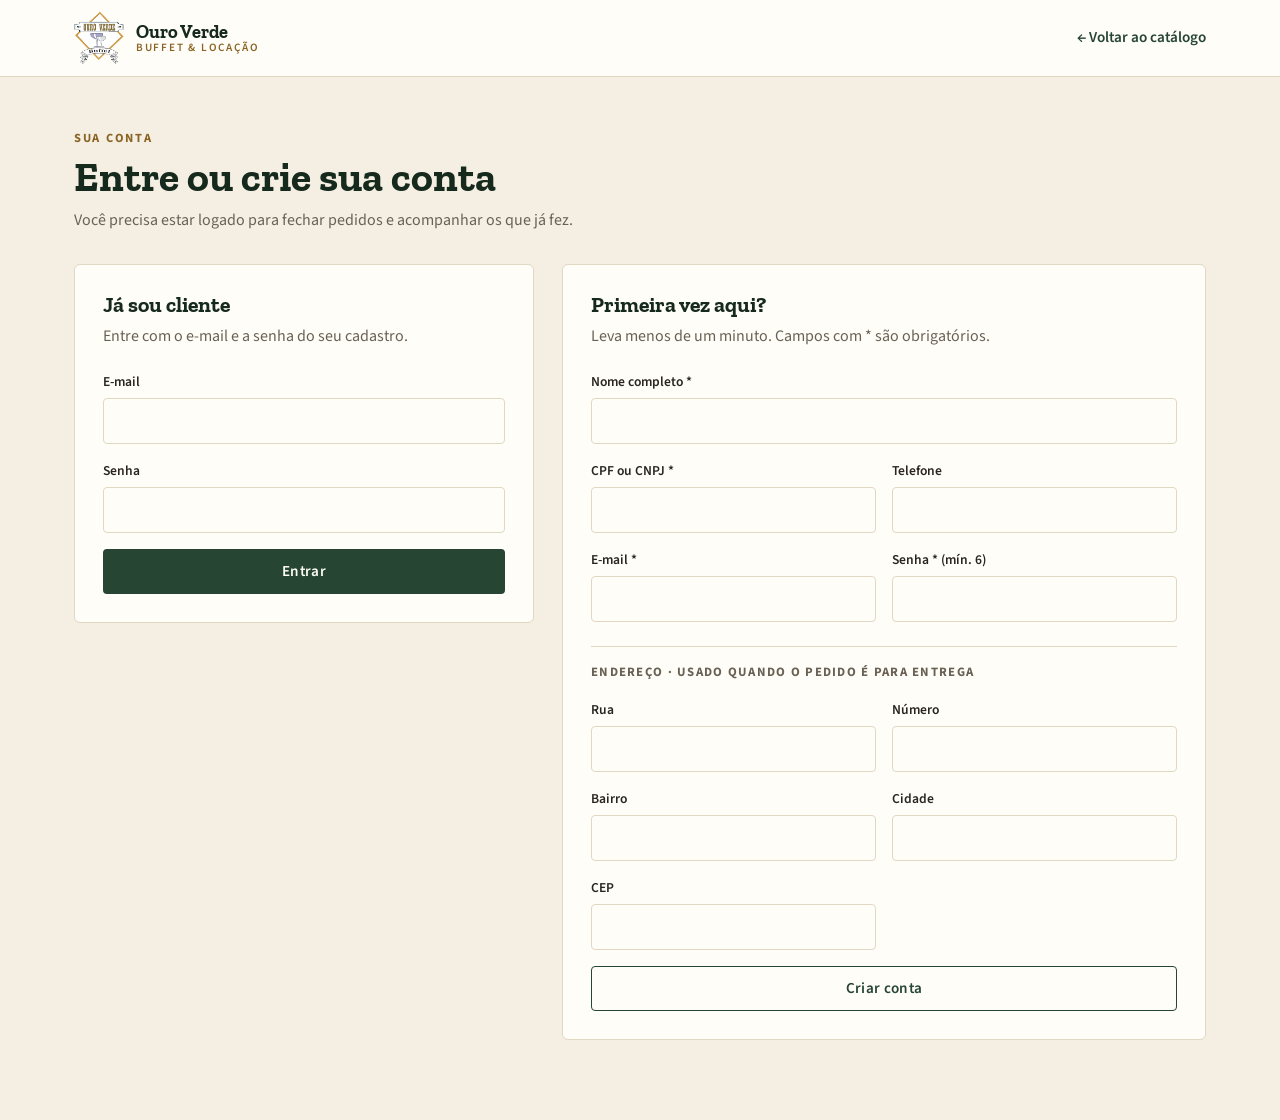
<file: Frontend/clienteHTML/meusPedidos.html>
<!DOCTYPE html>
<html lang="pt-BR">

<head>
    <meta charset="UTF-8">
    <meta name="viewport" content="width=device-width, initial-scale=1.0">
    <title>Meus pedidos · Ouro Verde</title>
    <meta name="theme-color" content="#16291d">
    <link rel="icon" type="image/png" href="../adminAssets/logo.png">
    <link rel="stylesheet" href="../Css/base.css">
    <link rel="stylesheet" href="../Css/style.css">
</head>

<body>

    <header class="site-header">
        <div class="wrap">
            <a href="../index.html" class="marca">
                <img src="../Imagens/WhatsApp Image 2026-05-07 at 10.17.49 (1) 2.png" alt="Ouro Verde Buffet">
                <span>Ouro Verde<small>Buffet &amp; Locação</small></span>
            </a>
            <a href="../index.html#catalogo" class="voltar">← Voltar ao catálogo</a>
        </div>
    </header>

    <main class="pagina">
        <div class="wrap">

            <div class="pagina-titulo">
                <span class="eyebrow">Sua conta</span>
                <h1>Meus pedidos</h1>
                <p id="saudacao" class="saudacao"></p>
            </div>

            <section class="painel painel-tabela">
                <table class="tabela responsiva">
                    <thead>
                        <tr>
                            <th>Pedido</th>
                            <th>Evento</th>
                            <th>Itens</th>
                            <th>Entrega</th>
                            <th>Status</th>
                            <th>Pagamento</th>
                            <th>Total</th>
                        </tr>
                    </thead>
                    <tbody id="listaPedidos"></tbody>
                </table>
            </section>

        </div>
    </main>

    <script src="../config.js"></script>
    <script src="../clienteJS/api.js"></script>
    <script src="../clienteJS/meusPedidos.js"></script>

</body>

</html>
</file>
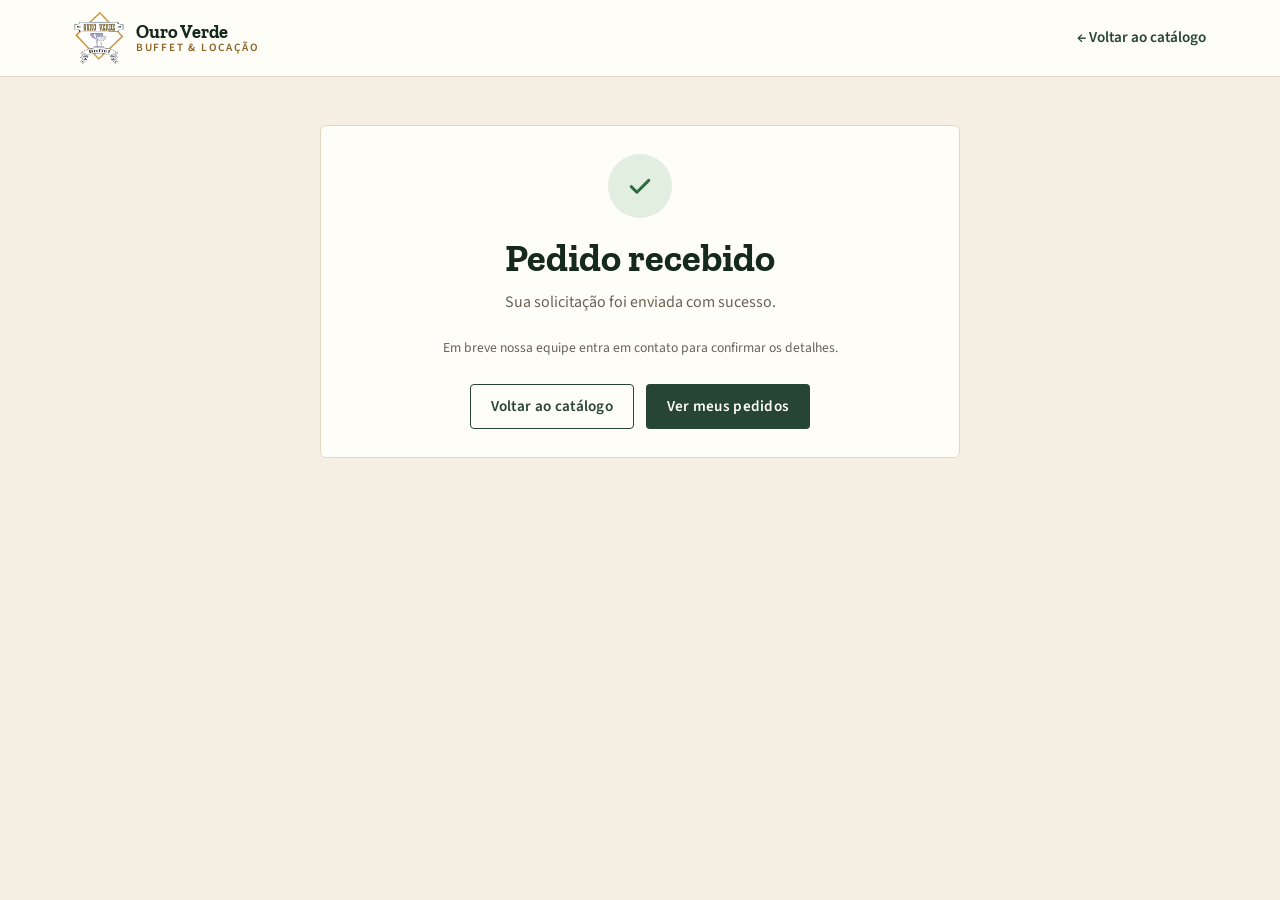
<file: Frontend/clienteHTML/sucesso.html>
<!DOCTYPE html>
<html lang="pt-BR">

<head>
    <meta charset="UTF-8">
    <meta name="viewport" content="width=device-width, initial-scale=1.0">
    <title>Pedido realizado · Ouro Verde</title>
    <meta name="theme-color" content="#16291d">
    <link rel="icon" type="image/png" href="../adminAssets/logo.png">
    <link rel="stylesheet" href="../Css/base.css">
    <link rel="stylesheet" href="../Css/style.css">
</head>

<body>

    <header class="site-header">
        <div class="wrap">
            <a href="../index.html" class="marca">
                <img src="../Imagens/WhatsApp Image 2026-05-07 at 10.17.49 (1) 2.png" alt="Ouro Verde Buffet">
                <span>Ouro Verde<small>Buffet &amp; Locação</small></span>
            </a>
            <a href="../index.html#catalogo" class="voltar">← Voltar ao catálogo</a>
        </div>
    </header>

    <main class="pagina">
        <div class="wrap">

            <section class="painel sucesso">

                <div class="selo-ok">
                    <svg viewBox="0 0 24 24" fill="none" stroke="currentColor" stroke-width="2.4"
                        stroke-linecap="round" stroke-linejoin="round" aria-hidden="true">
                        <path d="M5 12.5l4.5 4.5L19 7.5" />
                    </svg>
                </div>

                <h1>Pedido recebido</h1>

                <p id="codigo-pedido">Sua solicitação foi enviada com sucesso.</p>

                <!-- Resumo financeiro (UC05, passo 4) -->
                <div id="resumo-financeiro" class="resumo-financeiro"></div>

                <div id="instrucoes-pagamento" class="instrucoes"></div>

                <p class="dica rodape-sucesso">Em breve nossa equipe entra em contato para confirmar os detalhes.</p>

                <div class="acoes">
                    <a href="../index.html" class="btn btn-contorno">Voltar ao catálogo</a>
                    <a href="meusPedidos.html" class="btn btn-primario">Ver meus pedidos</a>
                </div>

            </section>

        </div>
    </main>

    <script src="../config.js"></script>
    <script src="../clienteJS/api.js"></script>
    <script src="../clienteJS/sucesso.js"></script>

</body>

</html>
</file>
<file: Frontend/Css/base.css>
/* ==========================================================
   OURO VERDE - BASE VISUAL COMPARTILHADA
   Usada pelo site do cliente (Css/style.css) e pelo painel
   admin (adminCSS/admin.css). Cores tiradas do logo:
   verde-musgo, ocre e creme.
   ========================================================== */

@import url("https://fonts.googleapis.com/css2?family=Zilla+Slab:wght@500;600;700&family=Source+Sans+3:wght@400;500;600;700&display=swap");

:root {
    /* Cores */
    --verde-900: #16291d;
    --verde-800: #1d3626;
    --verde-700: #264532;
    --verde-500: #3f6b4e;
    --verde-100: #e3eadf;

    --ouro: #b0843a;
    --ouro-escuro: #8a6424;
    --ouro-claro: #ead9b3;

    --creme: #f5efe3;
    --papel: #fffdf8;
    --linha: #e2d7c3;
    --linha-forte: #cbbda3;

    --tinta: #2a251f;
    --tinta-suave: #6a6155;

    --ok: #2f6b3f;
    --ok-fundo: #e2eedf;
    --alerta: #94640f;
    --alerta-fundo: #f7ebcf;
    --erro: #9a2b2b;
    --erro-fundo: #f6e1dc;
    --info: #2d5873;
    --info-fundo: #e0eaf0;

    /* Tipografia */
    --fonte-titulo: "Zilla Slab", Georgia, serif;
    --fonte-texto: "Source Sans 3", "Segoe UI", system-ui, sans-serif;

    /* Formas */
    --raio: 6px;
    --raio-sm: 4px;
    --sombra: 0 1px 2px rgba(42, 37, 31, .06), 0 6px 18px rgba(42, 37, 31, .06);
    --largura: 1180px;
}

/* ---------------- RESET ---------------- */

*,
*::before,
*::after {
    box-sizing: border-box;
    margin: 0;
    padding: 0;
}

html {
    -webkit-text-size-adjust: 100%;
    scroll-behavior: smooth;
}

body {
    font-family: var(--fonte-texto);
    font-size: 16px;
    line-height: 1.55;
    color: var(--tinta);
    background: var(--creme);
    -webkit-font-smoothing: antialiased;
}

img {
    display: block;
    max-width: 100%;
}

a {
    color: var(--verde-700);
}

button,
input,
select,
textarea {
    font: inherit;
    color: inherit;
}

button {
    cursor: pointer;
}

h1,
h2,
h3,
h4 {
    font-family: var(--fonte-titulo);
    font-weight: 700;
    line-height: 1.15;
    color: var(--verde-900);
}

:focus-visible {
    outline: 2px solid var(--ouro);
    outline-offset: 2px;
}

.oculto {
    display: none !important;
}

/* Rotulo pequeno acima de titulos */
.eyebrow {
    display: inline-block;
    font-size: .78rem;
    font-weight: 700;
    letter-spacing: .14em;
    text-transform: uppercase;
    color: var(--ouro-escuro);
}

/* ---------------- BOTOES ---------------- */

.btn {
    display: inline-flex;
    align-items: center;
    justify-content: center;
    gap: .5em;
    min-height: 44px;
    padding: .65em 1.3em;
    border: 1.5px solid transparent;
    border-radius: var(--raio-sm);
    font-weight: 600;
    font-size: .95rem;
    letter-spacing: .02em;
    text-decoration: none;
    white-space: nowrap;
    transition: background .15s, color .15s, border-color .15s;
}

.btn:disabled {
    opacity: .5;
    cursor: not-allowed;
}

.btn-primario {
    background: var(--verde-700);
    color: var(--papel);
}

.btn-primario:hover:not(:disabled) {
    background: var(--verde-900);
}

.btn-ouro {
    background: var(--ouro);
    color: var(--verde-900);
}

.btn-ouro:hover:not(:disabled) {
    background: var(--ouro-claro);
}

.btn-contorno {
    background: transparent;
    border-color: var(--verde-700);
    color: var(--verde-700);
}

.btn-contorno:hover:not(:disabled) {
    background: var(--verde-700);
    color: var(--papel);
}

.btn-perigo {
    background: transparent;
    border-color: var(--erro);
    color: var(--erro);
}

.btn-perigo:hover:not(:disabled) {
    background: var(--erro);
    color: var(--papel);
}

.btn-bloco {
    width: 100%;
}

/* ---------------- FORMULARIOS ---------------- */

.campo {
    display: flex;
    flex-direction: column;
    gap: 6px;
    min-width: 0;
}

.campo > label,
.rotulo {
    font-size: .85rem;
    font-weight: 600;
    color: var(--tinta);
}

input[type="text"],
input[type="email"],
input[type="password"],
input[type="number"],
input[type="url"],
input[type="date"],
select,
textarea {
    width: 100%;
    min-height: 44px;
    padding: .6em .8em;
    background: var(--papel);
    border: 1px solid var(--linha);
    border-radius: var(--raio-sm);
    font-size: 1rem;
    transition: border-color .15s, box-shadow .15s;
}

/* Campos empilhados um embaixo do outro */
.form-pilha {
    display: flex;
    flex-direction: column;
    gap: 16px;
}

input:focus,
select:focus,
textarea:focus {
    outline: none;
    border-color: var(--verde-500);
    box-shadow: 0 0 0 3px rgba(63, 107, 78, .15);
}

input[readonly] {
    background: var(--creme);
    color: var(--tinta-suave);
}

.dica {
    font-size: .85rem;
    color: var(--tinta-suave);
}

.mensagem-erro:empty {
    display: none;
}

.mensagem-erro {
    padding: .6em .8em;
    border-left: 3px solid var(--erro);
    background: var(--erro-fundo);
    color: var(--erro);
    font-size: .9rem;
}

/* ---------------- TABELAS ---------------- */

.tabela {
    width: 100%;
    border-collapse: collapse;
    font-size: .93rem;
}

.tabela th {
    padding: .7em .9em;
    text-align: left;
    font-size: .74rem;
    font-weight: 700;
    letter-spacing: .1em;
    text-transform: uppercase;
    color: var(--tinta-suave);
    border-bottom: 1.5px solid var(--linha);
    white-space: nowrap;
}

.tabela td {
    padding: .85em .9em;
    border-bottom: 1px solid var(--linha);
    vertical-align: top;
}

.tabela tbody tr:last-child td {
    border-bottom: 0;
}

.tabela small {
    color: var(--tinta-suave);
}

.tabela .celula-aviso {
    padding: 2.5em 1em;
    text-align: center;
    color: var(--tinta-suave);
}

.tabela .celula-erro {
    padding: 2em 1em;
    text-align: center;
    color: var(--erro);
}

/* Em telas pequenas cada linha vira um "cartao".
   O rotulo de cada celula vem do data-label, preenchido
   automaticamente pelo api.js a partir do cabecalho. */
@media (max-width: 720px) {
    .tabela.responsiva thead {
        display: none;
    }

    .tabela.responsiva tr {
        display: block;
        padding: .9em 0;
        border-bottom: 1px solid var(--linha);
    }

    .tabela.responsiva tbody tr:last-child {
        border-bottom: 0;
    }

    .tabela.responsiva td {
        display: flex;
        justify-content: space-between;
        gap: 1em;
        padding: .3em 0;
        border: 0;
        text-align: right;
    }

    .tabela.responsiva td[data-label]::before {
        content: attr(data-label);
        flex-shrink: 0;
        font-size: .72rem;
        font-weight: 700;
        letter-spacing: .08em;
        text-transform: uppercase;
        color: var(--tinta-suave);
        text-align: left;
        padding-top: .2em;
    }

    .tabela.responsiva td[colspan] {
        display: block;
        text-align: center;
    }
}

/* ---------------- STATUS ---------------- */

.status {
    display: inline-block;
    padding: .2em .7em;
    border-radius: 999px;
    font-size: .78rem;
    font-weight: 700;
    letter-spacing: .03em;
    white-space: nowrap;
    background: var(--linha);
    color: var(--tinta);
}

.status.pendente {
    background: var(--alerta-fundo);
    color: var(--alerta);
}

.status.confirmado,
.status.pago {
    background: var(--ok-fundo);
    color: var(--ok);
}

.status.em_andamento {
    background: var(--info-fundo);
    color: var(--info);
}

.status.concluido {
    background: var(--verde-800);
    color: var(--ouro-claro);
}

.status.cancelado {
    background: var(--erro-fundo);
    color: var(--erro);
}

/* ---------------- MODAL ---------------- */

.modal {
    position: fixed;
    inset: 0;
    z-index: 100;
    display: none;
    align-items: center;
    justify-content: center;
    padding: 20px;
    background: rgba(22, 41, 29, .55);
}

.modal.show {
    display: flex;
}

.modal-content {
    width: 100%;
    max-width: 420px;
    max-height: calc(100vh - 40px);
    overflow-y: auto;
    padding: 28px;
    background: var(--papel);
    border-radius: var(--raio);
    box-shadow: 0 20px 50px rgba(0, 0, 0, .25);
}

.modal-content h2 {
    font-size: 1.35rem;
    margin-bottom: 18px;
}

.modal-buttons {
    display: flex;
    gap: 10px;
    justify-content: flex-end;
    flex-wrap: wrap;
}

@media (max-width: 560px) {
    .modal {
        padding: 0;
        align-items: flex-end;
    }

    .modal-content {
        max-width: none;
        max-height: 92vh;
        border-radius: var(--raio) var(--raio) 0 0;
        padding: 22px 18px;
    }

    .modal-buttons > * {
        flex: 1;
    }
}
</file>
<file: Frontend/Css/style.css>
/* ==========================================================
   OURO VERDE - SITE DO CLIENTE
   Usado por index.html e por todas as paginas de clienteHTML.
   As cores, botoes, campos e tabelas vem de base.css.
   ========================================================== */

.wrap {
    width: 100%;
    max-width: var(--largura);
    margin: 0 auto;
    padding: 0 24px;
}

/* ---------------- CABECALHO ---------------- */

.site-header {
    position: sticky;
    top: 0;
    z-index: 50;
    background: var(--papel);
    border-bottom: 1px solid var(--linha);
}

.site-header .wrap {
    position: relative;
    display: flex;
    align-items: center;
    gap: 32px;
    height: 76px;
}

.marca {
    display: flex;
    align-items: center;
    gap: 12px;
    text-decoration: none;
    flex-shrink: 0;
}

.marca img {
    height: 54px;
    width: auto;
}

.marca span {
    font-family: var(--fonte-titulo);
    font-size: 1.15rem;
    font-weight: 700;
    line-height: 1.1;
    color: var(--verde-900);
}

.marca small {
    display: block;
    font-family: var(--fonte-texto);
    font-size: .7rem;
    font-weight: 600;
    letter-spacing: .16em;
    text-transform: uppercase;
    color: var(--ouro-escuro);
}

.menu {
    display: flex;
    gap: 28px;
    margin-right: auto;
}

.menu a {
    position: relative;
    padding: 6px 0;
    font-weight: 600;
    font-size: .95rem;
    color: var(--tinta);
    text-decoration: none;
}

.menu a::after {
    content: "";
    position: absolute;
    left: 0;
    right: 0;
    bottom: 0;
    height: 2px;
    background: var(--ouro);
    transform: scaleX(0);
    transform-origin: left;
    transition: transform .2s;
}

.menu a:hover::after,
.menu a.ativo::after {
    transform: scaleX(1);
}

.header-acoes {
    display: flex;
    align-items: center;
    gap: 18px;
}

.area-cliente {
    font-size: .92rem;
    color: var(--tinta-suave);
    white-space: nowrap;
}

.area-cliente a {
    font-weight: 600;
}

.btn-carrinho {
    display: inline-flex;
    align-items: center;
    gap: 8px;
    min-height: 44px;
    padding: 0 16px;
    background: var(--verde-700);
    color: var(--papel);
    border: 0;
    border-radius: var(--raio-sm);
    font-weight: 600;
}

.btn-carrinho:hover {
    background: var(--verde-900);
}

.btn-carrinho svg {
    width: 20px;
    height: 20px;
}

.contador {
    display: inline-grid;
    place-items: center;
    min-width: 22px;
    height: 22px;
    padding: 0 6px;
    border-radius: 999px;
    background: var(--ouro);
    color: var(--verde-900);
    font-size: .78rem;
    font-weight: 700;
}

.contador.pulou {
    animation: pulo .4s ease;
}

@keyframes pulo {
    40% { transform: scale(1.35); }
}

.btn-menu {
    display: none;
    width: 44px;
    height: 44px;
    padding: 0;
    background: transparent;
    border: 1px solid var(--linha);
    border-radius: var(--raio-sm);
}

.btn-menu span,
.btn-menu span::before,
.btn-menu span::after {
    display: block;
    width: 20px;
    height: 2px;
    margin: 0 auto;
    background: var(--verde-900);
    position: relative;
}

.btn-menu span::before,
.btn-menu span::after {
    content: "";
    position: absolute;
    left: 0;
}

.btn-menu span::before { top: -6px; }
.btn-menu span::after { top: 6px; }

/* Cabecalho simples das paginas internas */
.voltar {
    display: inline-flex;
    align-items: center;
    gap: 6px;
    margin-left: auto;
    font-weight: 600;
    font-size: .95rem;
    text-decoration: none;
    white-space: nowrap;
}

.voltar:hover {
    text-decoration: underline;
}

/* ---------------- HERO ---------------- */

.hero {
    display: grid;
    grid-template-columns: 1.05fr 1fr;
    min-height: min(620px, calc(100vh - 76px));
    background: var(--verde-900);
    color: var(--creme);
}

.hero-texto {
    display: flex;
    flex-direction: column;
    justify-content: center;
    gap: 22px;
    padding: 64px 56px 64px max(24px, calc((100vw - var(--largura)) / 2 + 24px));
}

.hero .eyebrow {
    color: var(--ouro);
}

.hero h1 {
    font-size: clamp(2.2rem, 4.6vw, 3.6rem);
    color: var(--papel);
    max-width: 14ch;
}

.hero h1 em {
    font-style: normal;
    color: var(--ouro-claro);
}

.hero p {
    max-width: 46ch;
    font-size: 1.1rem;
    color: #d3d9cf;
}

.hero-acoes {
    display: flex;
    flex-wrap: wrap;
    gap: 14px;
    margin-top: 6px;
}

.hero .btn-contorno {
    border-color: rgba(245, 239, 227, .5);
    color: var(--creme);
}

.hero .btn-contorno:hover {
    background: var(--creme);
    color: var(--verde-900);
}

.hero-foto {
    position: relative;
    min-height: 320px;
    background: url("../Imagens/fundo.jpg") center 60% / cover no-repeat;
}

.hero-foto::after {
    /* filete dourado separando texto e foto */
    content: "";
    position: absolute;
    left: 0;
    top: 0;
    bottom: 0;
    width: 6px;
    background: var(--ouro);
}

/* ---------------- SECOES ---------------- */

.secao {
    padding: 88px 0;
}

.secao-topo {
    display: flex;
    align-items: flex-end;
    justify-content: space-between;
    gap: 24px;
    flex-wrap: wrap;
    margin-bottom: 40px;
}

.secao-topo h2 {
    font-size: clamp(1.8rem, 3.2vw, 2.5rem);
    margin-top: 6px;
}

/* ---------------- COMO FUNCIONA ---------------- */

.como-funciona {
    background: var(--papel);
    border-bottom: 1px solid var(--linha);
}

.passos {
    display: grid;
    grid-template-columns: repeat(4, 1fr);
    gap: 32px;
    list-style: none;
    counter-reset: passo;
}

.passo {
    counter-increment: passo;
    padding-top: 18px;
    border-top: 2px solid var(--verde-700);
}

.passo::before {
    content: counter(passo, decimal-leading-zero);
    display: block;
    margin-bottom: 10px;
    font-family: var(--fonte-titulo);
    font-size: 2rem;
    font-weight: 600;
    color: var(--ouro);
}

.passo h3 {
    font-size: 1.2rem;
    margin-bottom: 6px;
}

.passo p {
    color: var(--tinta-suave);
}

/* ---------------- CATALOGO ---------------- */

.filtros {
    display: flex;
    gap: 8px;
    flex-wrap: wrap;
}

.filtros button {
    min-height: 38px;
    padding: 0 16px;
    background: transparent;
    border: 1px solid var(--linha);
    border-radius: 999px;
    font-size: .9rem;
    font-weight: 600;
    color: var(--tinta);
    white-space: nowrap;
}

.filtros button:hover {
    border-color: var(--verde-700);
}

.filtros button.ativo {
    background: var(--verde-700);
    border-color: var(--verde-700);
    color: var(--papel);
}

.produtos {
    display: grid;
    grid-template-columns: repeat(auto-fill, minmax(230px, 1fr));
    gap: 24px;
}

.produto {
    display: flex;
    flex-direction: column;
    background: var(--papel);
    border: 1px solid var(--linha);
    border-radius: var(--raio);
    overflow: hidden;
    transition: border-color .2s, box-shadow .2s;
}

.produto:hover {
    border-color: var(--ouro-claro);
    box-shadow: var(--sombra);
}

.produto-foto {
    aspect-ratio: 4 / 3;
    width: 100%;
    object-fit: cover;
    background: var(--verde-100);
}

/* Quando o produto nao tem imagem (ou o link quebrou) */
.produto-foto.sem-foto {
    display: grid;
    place-items: center;
    background:
        repeating-linear-gradient(45deg, transparent 0 10px, rgba(63, 107, 78, .06) 10px 20px),
        var(--verde-100);
}

.produto-foto.sem-foto::after {
    content: "OV";
    font-family: var(--fonte-titulo);
    font-size: 2rem;
    font-weight: 700;
    color: var(--verde-500);
    opacity: .45;
}

.produto-info {
    display: flex;
    flex-direction: column;
    gap: 4px;
    flex: 1;
    padding: 16px 18px 18px;
}

.produto-info .eyebrow {
    font-size: .7rem;
}

.produto h3 {
    font-size: 1.15rem;
}

.produto-preco {
    margin-top: auto;
    padding-top: 10px;
    font-family: var(--fonte-titulo);
    font-size: 1.35rem;
    font-weight: 700;
    color: var(--verde-900);
}

.produto-preco small {
    font-family: var(--fonte-texto);
    font-size: .8rem;
    font-weight: 400;
    color: var(--tinta-suave);
}

.produto-estoque {
    font-size: .82rem;
    color: var(--tinta-suave);
}

.produto-estoque.esgotado {
    color: var(--erro);
}

.produto .btn {
    margin-top: 12px;
}

.mensagem-lista {
    grid-column: 1 / -1;
    padding: 48px 16px;
    text-align: center;
    color: var(--tinta-suave);
    border: 1px dashed var(--linha);
    border-radius: var(--raio);
}

.mensagem-lista.erro {
    color: var(--erro);
    border-color: var(--erro);
}

/* ---------------- CARRINHO LATERAL ---------------- */

.carrinho-fundo {
    position: fixed;
    inset: 0;
    z-index: 80;
    background: rgba(22, 41, 29, .45);
    opacity: 0;
    visibility: hidden;
    transition: opacity .25s, visibility .25s;
}

.carrinho-lateral {
    position: fixed;
    top: 0;
    right: 0;
    z-index: 90;
    display: flex;
    flex-direction: column;
    width: min(420px, 100%);
    height: 100%;
    height: 100dvh;
    background: var(--papel);
    box-shadow: -10px 0 30px rgba(0, 0, 0, .15);
    transform: translateX(105%);
    transition: transform .3s ease;
}

body.carrinho-aberto {
    overflow: hidden;
}

body.carrinho-aberto .carrinho-fundo {
    opacity: 1;
    visibility: visible;
}

body.carrinho-aberto .carrinho-lateral {
    transform: none;
}

.carrinho-topo {
    display: flex;
    align-items: center;
    justify-content: space-between;
    padding: 20px 24px;
    border-bottom: 1px solid var(--linha);
}

.carrinho-topo h2 {
    font-size: 1.4rem;
}

.btn-fechar {
    width: 40px;
    height: 40px;
    background: transparent;
    border: 1px solid var(--linha);
    border-radius: var(--raio-sm);
    font-size: 1.1rem;
    line-height: 1;
}

.btn-fechar:hover {
    border-color: var(--tinta);
}

.itens-carrinho {
    flex: 1;
    overflow-y: auto;
    padding: 8px 24px;
}

.itens-carrinho .vazio {
    padding: 48px 0;
    text-align: center;
    color: var(--tinta-suave);
}

.item-carrinho {
    display: flex;
    justify-content: space-between;
    gap: 12px;
    padding: 16px 0;
    border-bottom: 1px solid var(--linha);
}

.item-carrinho strong {
    display: block;
    font-size: 1rem;
}

.item-carrinho p {
    font-size: .85rem;
    color: var(--tinta-suave);
}

.controle-quantidade {
    display: inline-flex;
    align-items: center;
    margin-top: 10px;
    border: 1px solid var(--linha);
    border-radius: var(--raio-sm);
}

.controle-quantidade button {
    width: 36px;
    height: 36px;
    background: transparent;
    border: 0;
    font-size: 1.1rem;
}

.controle-quantidade button:hover {
    background: var(--creme);
}

.controle-quantidade span {
    min-width: 32px;
    text-align: center;
    font-weight: 600;
}

.btn-remover {
    align-self: flex-start;
    background: transparent;
    border: 0;
    font-size: .85rem;
    color: var(--tinta-suave);
    text-decoration: underline;
}

.btn-remover:hover {
    color: var(--erro);
}

.rodape-carrinho {
    padding: 20px 24px 24px;
    border-top: 1px solid var(--linha);
    background: var(--creme);
}

.total-linha {
    display: flex;
    justify-content: space-between;
    align-items: baseline;
    margin-bottom: 14px;
}

.total-linha strong {
    font-family: var(--fonte-titulo);
    font-size: 1.5rem;
    color: var(--verde-900);
}

/* ---------------- RODAPE ---------------- */

.footer {
    padding: 64px 0 28px;
    background: var(--verde-900);
    color: #c9d1c4;
}

.footer-grade {
    display: grid;
    grid-template-columns: 2fr 1fr 1fr;
    gap: 40px;
    padding-bottom: 40px;
    border-bottom: 1px solid rgba(255, 255, 255, .12);
}

.footer h2 {
    font-size: 1.6rem;
    color: var(--papel);
    margin-bottom: 10px;
}

.footer h3 {
    font-family: var(--fonte-texto);
    font-size: .78rem;
    letter-spacing: .14em;
    text-transform: uppercase;
    color: var(--ouro);
    margin-bottom: 12px;
}

.footer p,
.footer li {
    font-size: .95rem;
    line-height: 1.8;
}

.footer-grade > div:first-child p {
    max-width: 40ch;
}

.footer ul {
    list-style: none;
}

.footer a {
    color: #c9d1c4;
    text-decoration: none;
}

.footer a:hover {
    color: var(--papel);
    text-decoration: underline;
}

.footer-base {
    padding-top: 22px;
    font-size: .85rem;
    color: #8f9c8a;
}

/* ---------------- PAGINAS INTERNAS ---------------- */

.pagina {
    padding: 48px 0 80px;
}

.pagina-titulo {
    margin-bottom: 32px;
}

.pagina-titulo h1 {
    font-size: clamp(1.9rem, 3.4vw, 2.6rem);
    margin-top: 4px;
}

.pagina-titulo p {
    margin-top: 6px;
    color: var(--tinta-suave);
}

.painel {
    background: var(--papel);
    border: 1px solid var(--linha);
    border-radius: var(--raio);
    padding: 28px;
}

.painel h2 {
    font-size: 1.35rem;
    margin-bottom: 6px;
}

.painel-secao + .painel-secao {
    margin-top: 28px;
    padding-top: 28px;
    border-top: 1px solid var(--linha);
}

.painel-secao > h2 {
    margin-bottom: 18px;
}

.form-grade {
    display: grid;
    grid-template-columns: 1fr 1fr;
    gap: 16px;
}

.form-grade .inteiro {
    grid-column: 1 / -1;
}

/* Opcoes de radio em formato de "cartao" */
.opcoes {
    display: grid;
    grid-template-columns: 1fr 1fr;
    gap: 10px;
}

.opcao {
    display: flex;
    gap: 12px;
    align-items: flex-start;
    padding: 14px 16px;
    background: var(--papel);
    border: 1.5px solid var(--linha);
    border-radius: var(--raio-sm);
    cursor: pointer;
    transition: border-color .15s, background .15s;
}

.opcao:hover {
    border-color: var(--verde-500);
}

.opcao input {
    margin-top: 4px;
    accent-color: var(--verde-700);
}

.opcao strong {
    display: block;
    font-size: .95rem;
}

.opcao small {
    display: block;
    font-size: .82rem;
    color: var(--tinta-suave);
}

.opcao:has(input:checked) {
    border-color: var(--verde-700);
    background: var(--verde-100);
}

.aviso {
    font-size: .88rem;
}

.aviso.ok {
    color: var(--ok);
}

.aviso.erro {
    color: var(--erro);
}

/* ---------------- CHECKOUT ---------------- */

.checkout {
    display: grid;
    grid-template-columns: minmax(0, 1fr) 380px;
    gap: 28px;
    align-items: start;
}

.resumo {
    position: sticky;
    top: 100px;
}

.resumo h2 {
    margin-bottom: 16px;
}

.linha-resumo {
    display: flex;
    justify-content: space-between;
    gap: 12px;
    padding: 8px 0;
    font-size: .95rem;
}

#itensResumo .linha-resumo {
    color: var(--tinta-suave);
    border-bottom: 1px dashed var(--linha);
}

.linha-resumo.total {
    margin-top: 8px;
    padding-top: 14px;
    border-top: 1.5px solid var(--tinta);
    font-weight: 700;
    align-items: baseline;
}

.linha-resumo.total span:last-child {
    font-family: var(--fonte-titulo);
    font-size: 1.5rem;
    color: var(--verde-900);
}

.resumo .form-pilha {
    margin: 22px 0;
}

.resumo .opcoes {
    grid-template-columns: 1fr;
}

/* ---------------- LOGIN DO CLIENTE ---------------- */

.login-grade {
    display: grid;
    grid-template-columns: minmax(0, 5fr) minmax(0, 7fr);
    gap: 28px;
    align-items: start;
}

.login-grade .subtitulo {
    margin-bottom: 22px;
    color: var(--tinta-suave);
}

.subtitulo-form {
    grid-column: 1 / -1;
    margin-top: 8px;
    padding-top: 16px;
    border-top: 1px solid var(--linha);
    font-size: .8rem;
    font-weight: 700;
    letter-spacing: .1em;
    text-transform: uppercase;
    color: var(--tinta-suave);
}

/* ---------------- MEUS PEDIDOS ---------------- */

.saudacao {
    margin-top: 8px;
    color: var(--tinta-suave);
}

.painel-tabela {
    padding: 8px 20px;
    overflow-x: auto;
}

/* ---------------- SUCESSO ---------------- */

.sucesso {
    max-width: 640px;
    margin: 0 auto;
    text-align: center;
}

.selo-ok {
    display: grid;
    place-items: center;
    width: 64px;
    height: 64px;
    margin: 0 auto 18px;
    border-radius: 50%;
    background: var(--ok-fundo);
    color: var(--ok);
}

.selo-ok svg {
    width: 30px;
    height: 30px;
}

.sucesso h1 {
    font-size: clamp(1.8rem, 3.4vw, 2.4rem);
    margin-bottom: 10px;
}

.sucesso > p {
    color: var(--tinta-suave);
}

.resumo-financeiro,
.instrucoes {
    margin-top: 26px;
    text-align: left;
}

.resumo-financeiro:empty,
.instrucoes:empty {
    display: none;
}

.resumo-financeiro p {
    margin-bottom: 10px;
}

.instrucoes {
    padding: 20px 22px;
    border-left: 4px solid var(--ouro);
    background: var(--creme);
    border-radius: 0 var(--raio-sm) var(--raio-sm) 0;
}

.instrucoes h3 {
    font-size: 1.15rem;
    margin-bottom: 6px;
}

.instrucoes .chave {
    display: inline-block;
    margin: 10px 0 4px;
    padding: 8px 12px;
    background: var(--papel);
    border: 1px dashed var(--ouro);
    font-family: var(--fonte-titulo);
    font-size: 1.2rem;
    font-weight: 700;
    word-break: break-all;
}

.instrucoes small {
    display: block;
    color: var(--tinta-suave);
}

.rodape-sucesso {
    margin-top: 22px;
}

.acoes {
    display: flex;
    justify-content: center;
    gap: 12px;
    flex-wrap: wrap;
    margin-top: 26px;
}

/* ==========================================================
   RESPONSIVO
   ========================================================== */

@media (max-width: 1024px) {
    .passos {
        grid-template-columns: repeat(2, 1fr);
        row-gap: 40px;
    }

    .checkout {
        grid-template-columns: minmax(0, 1fr) 330px;
    }
}

@media (max-width: 900px) {
    .site-header .wrap {
        gap: 12px;
    }

    .btn-menu {
        display: inline-block;
        order: 3;
    }

    .menu {
        position: absolute;
        top: 100%;
        left: 0;
        right: 0;
        display: none;
        flex-direction: column;
        gap: 0;
        margin: 0;
        padding: 8px 24px 16px;
        background: var(--papel);
        border-bottom: 1px solid var(--linha);
        box-shadow: 0 12px 20px rgba(0, 0, 0, .06);
    }

    .menu.aberto {
        display: flex;
    }

    .menu a {
        padding: 14px 0;
        border-bottom: 1px solid var(--linha);
    }

    .menu a:last-child {
        border-bottom: 0;
    }

    .menu a::after {
        display: none;
    }

    .header-acoes {
        margin-left: auto;
    }

    .hero {
        grid-template-columns: 1fr;
        min-height: 0;
    }

    .hero-foto {
        order: -1;
        min-height: 0;
        aspect-ratio: 16 / 9;
        max-height: 340px;
    }

    .hero-foto::after {
        top: auto;
        right: 0;
        width: auto;
        height: 5px;
    }

    .hero-texto {
        padding: 44px 24px 52px;
    }

    .checkout,
    .login-grade {
        grid-template-columns: 1fr;
    }

    .resumo {
        position: static;
    }

    .footer-grade {
        grid-template-columns: 1fr 1fr;
    }

    .footer-grade > :first-child {
        grid-column: 1 / -1;
    }
}

@media (max-width: 600px) {
    .wrap {
        padding: 0 16px;
    }

    .site-header .wrap {
        height: 64px;
    }

    .marca img {
        height: 44px;
    }

    .marca span {
        display: none;
    }

    .menu {
        padding: 4px 16px 12px;
    }

    .area-cliente {
        display: none;
    }

    .btn-carrinho {
        padding: 0 12px;
    }

    .btn-carrinho .texto {
        display: none;
    }

    .hero-texto {
        padding: 36px 16px 44px;
        gap: 18px;
    }

    .hero-acoes .btn {
        flex: 1;
    }

    .secao {
        padding: 56px 0;
    }

    .secao-topo {
        margin-bottom: 24px;
    }

    .passos {
        grid-template-columns: 1fr;
        row-gap: 28px;
    }

    /* Filtros rolam para o lado em vez de quebrar em varias linhas */
    .filtros {
        flex-wrap: nowrap;
        overflow-x: auto;
        width: calc(100% + 32px);
        margin: 0 -16px;
        padding: 0 16px 4px;
        scrollbar-width: none;
    }

    .filtros::-webkit-scrollbar {
        display: none;
    }

    .produtos {
        grid-template-columns: repeat(2, minmax(0, 1fr));
        gap: 12px;
    }

    .produto-info {
        padding: 12px;
    }

    .produto h3 {
        font-size: 1rem;
    }

    .produto-preco {
        font-size: 1.15rem;
    }

    .produto .btn {
        min-height: 40px;
        padding: .5em .6em;
        font-size: .85rem;
        white-space: normal;
    }

    .pagina {
        padding: 28px 0 56px;
    }

    .painel {
        padding: 20px 16px;
    }

    .painel-tabela {
        padding: 4px 16px;
    }

    .form-grade,
    .opcoes {
        grid-template-columns: 1fr;
    }

    .footer-grade {
        grid-template-columns: 1fr;
        gap: 28px;
    }

    .acoes .btn {
        flex: 1;
    }
}

/* "Entrar/Sair" dentro do menu so aparece no celular */
.menu .area-cliente-menu {
    display: none;
}

@media (max-width: 600px) {
    .menu .area-cliente-menu {
        display: block;
        padding: 14px 0 4px;
        font-size: .95rem;
        color: var(--tinta-suave);
    }

    .menu .area-cliente-menu a {
        display: inline;
        padding: 0;
        border: 0;
    }
}

@media (max-width: 360px) {
    .produtos {
        grid-template-columns: 1fr;
    }
}

.endereco-entrega {
    margin-top: 10px;
}

.resumo-financeiro .tabela {
    text-align: left;
}
</file>
<file: Frontend/adminCSS/admin.css>
/* ==========================================================
   OURO VERDE - PAINEL ADMIN
   Usado por todas as paginas de adminHTML.
   Cores, botoes, campos, tabelas, status e modal vem de
   ../Css/base.css (carregado antes deste arquivo).
   ========================================================== */

/* ---------------- ESTRUTURA ---------------- */

.admin {
    display: grid;
    grid-template-columns: 240px minmax(0, 1fr);
    min-height: 100vh;
}

.sidebar {
    position: sticky;
    top: 0;
    display: flex;
    flex-direction: column;
    height: 100vh;
    padding: 24px 16px;
    background: var(--verde-900);
    color: #c9d1c4;
}

.sidebar-marca {
    display: flex;
    align-items: center;
    gap: 12px;
    padding: 0 8px 24px;
    margin-bottom: 16px;
    border-bottom: 1px solid rgba(255, 255, 255, .1);
    text-decoration: none;
}

.sidebar-marca img {
    width: 46px;
    height: 46px;
    object-fit: contain;
    padding: 3px;
    background: var(--papel);
    border-radius: var(--raio-sm);
}

.sidebar-marca span {
    font-family: var(--fonte-titulo);
    font-size: 1.1rem;
    font-weight: 700;
    line-height: 1.1;
    color: var(--papel);
}

.sidebar-marca small {
    display: block;
    font-family: var(--fonte-texto);
    font-size: .68rem;
    font-weight: 600;
    letter-spacing: .16em;
    text-transform: uppercase;
    color: var(--ouro);
}

.sidebar-nav {
    display: flex;
    flex-direction: column;
    gap: 2px;
}

.sidebar-nav a,
.sidebar-sair {
    display: flex;
    align-items: center;
    gap: 12px;
    min-height: 44px;
    padding: 0 12px;
    border-radius: var(--raio-sm);
    font-weight: 600;
    font-size: .95rem;
    color: #c9d1c4;
    text-decoration: none;
    white-space: nowrap;
    transition: background .15s, color .15s;
}

.sidebar-nav svg,
.sidebar-sair svg {
    width: 18px;
    height: 18px;
    flex-shrink: 0;
}

.sidebar-nav a:hover,
.sidebar-sair:hover {
    background: rgba(255, 255, 255, .06);
    color: var(--papel);
}

.sidebar-nav a.active {
    background: var(--verde-700);
    color: var(--papel);
    box-shadow: inset 3px 0 0 var(--ouro);
}

.sidebar-sair {
    margin-top: auto;
}

.content {
    min-width: 0;
    padding: 36px 40px 64px;
}

.content-topo {
    display: flex;
    align-items: flex-end;
    justify-content: space-between;
    gap: 16px;
    flex-wrap: wrap;
    margin-bottom: 28px;
}

.content-topo h1 {
    font-size: clamp(1.7rem, 3vw, 2.2rem);
    margin-top: 2px;
}

.content-topo .acoes-topo {
    display: flex;
    gap: 10px;
    flex-wrap: wrap;
}

/* ---------------- INDICADORES ---------------- */

.cards {
    display: grid;
    grid-template-columns: repeat(3, minmax(0, 1fr));
    gap: 16px;
    margin-bottom: 24px;
}

.card {
    padding: 20px 22px;
    background: var(--papel);
    border: 1px solid var(--linha);
    border-radius: var(--raio);
    border-top: 3px solid var(--ouro);
}

.card h3 {
    font-family: var(--fonte-texto);
    font-size: .74rem;
    font-weight: 700;
    letter-spacing: .12em;
    text-transform: uppercase;
    color: var(--tinta-suave);
}

.card p {
    margin-top: 8px;
    font-family: var(--fonte-titulo);
    font-size: 2rem;
    font-weight: 700;
    line-height: 1.1;
    color: var(--verde-900);
    overflow-wrap: anywhere;
}

/* ---------------- PAINEIS ---------------- */

.table-container {
    /* Tabelas largas (ex.: 9 colunas em tablet) rolam dentro do quadro, nao a pagina inteira */
    overflow-x: auto;
}

.table-container,
.form-container {
    padding: 22px 24px;
    margin-bottom: 24px;
    background: var(--papel);
    border: 1px solid var(--linha);
    border-radius: var(--raio);
}

.painel-topo {
    display: flex;
    align-items: center;
    justify-content: space-between;
    gap: 12px;
    flex-wrap: wrap;
    margin-bottom: 14px;
}

.painel-topo h2 {
    font-size: 1.25rem;
}

.painel-topo a {
    font-size: .9rem;
    font-weight: 600;
}

.filtro-status {
    display: flex;
    align-items: center;
    gap: 10px;
}

.filtro-status label {
    font-size: .85rem;
    font-weight: 600;
    color: var(--tinta-suave);
    white-space: nowrap;
}

.filtro-status select {
    width: auto;
    min-width: 170px;
}

.tabela-rolagem {
    overflow-x: auto;
}

/* Botoes pequenos gerados pelo JS (Ver, Editar, Excluir...) */
.btn-action {
    display: inline-flex;
    align-items: center;
    justify-content: center;
    min-height: 34px;
    padding: 0 14px;
    background: transparent;
    border: 1.5px solid var(--verde-700);
    border-radius: var(--raio-sm);
    font-size: .85rem;
    font-weight: 600;
    color: var(--verde-700);
    white-space: nowrap;
    transition: background .15s, color .15s;
}

.btn-action:hover:not(:disabled) {
    background: var(--verde-700);
    color: var(--papel);
}

.btn-action:disabled {
    opacity: .45;
    cursor: not-allowed;
}

.btn-action.excluir {
    border-color: var(--erro);
    color: var(--erro);
}

.btn-action.excluir:hover {
    background: var(--erro);
    color: var(--papel);
}

.acoes-celula {
    display: flex;
    gap: 6px;
    flex-wrap: wrap;
}

.miniatura {
    width: 48px;
    height: 48px;
    object-fit: cover;
    border-radius: var(--raio-sm);
    background: var(--verde-100);
}

/* ---------------- FORMULARIO DE PRODUTO ---------------- */

.form-grid {
    display: grid;
    grid-template-columns: repeat(2, minmax(0, 1fr));
    gap: 16px;
    margin-bottom: 18px;
}

.form-grid .inteiro {
    grid-column: 1 / -1;
}

.form-botoes {
    display: flex;
    gap: 10px;
    flex-wrap: wrap;
}

.form-inline {
    display: flex;
    align-items: flex-end;
    gap: 12px;
    margin-bottom: 16px;
}

.form-inline .campo {
    flex: 1;
    max-width: 360px;
}

.categorias-lista {
    display: flex;
    flex-wrap: wrap;
    gap: 8px;
}

.categoria-chip {
    display: inline-flex;
    align-items: center;
    gap: 2px;
    padding: 4px 4px 4px 14px;
    background: var(--creme);
    border: 1px solid var(--linha);
    border-radius: 999px;
    font-size: .9rem;
    font-weight: 600;
}

.categoria-chip button {
    width: 30px;
    height: 30px;
    background: transparent;
    border: 0;
    border-radius: 50%;
    color: var(--tinta-suave);
}

.categoria-chip button:hover {
    background: var(--papel);
    color: var(--tinta);
}

.categoria-chip button[title="Excluir"]:hover {
    color: var(--erro);
}

/* ---------------- MODAL DE DETALHES ---------------- */

.modal-content.modal-detalhes {
    max-width: 820px;
    padding: 0 28px 28px;
}

.detalhe-topo {
    position: sticky;
    top: 0;
    z-index: 1;
    display: flex;
    align-items: center;
    gap: 14px;
    padding: 22px 0 16px;
    margin-bottom: 18px;
    background: var(--papel);
    border-bottom: 1px solid var(--linha);
}

.detalhe-topo > div {
    flex: 1;
    min-width: 0;
}

.detalhe-topo h2 {
    margin: 2px 0 0;
}

.btn-fechar {
    flex-shrink: 0;
    width: 40px;
    height: 40px;
    background: transparent;
    border: 1px solid var(--linha);
    border-radius: var(--raio-sm);
    font-size: 1.05rem;
    line-height: 1;
}

.btn-fechar:hover {
    border-color: var(--tinta);
}

.detalhe-grade {
    display: grid;
    grid-template-columns: 1fr 1fr;
    gap: 8px 28px;
}

.detalhe-grade dt {
    margin-top: 10px;
    font-size: .72rem;
    font-weight: 700;
    letter-spacing: .1em;
    text-transform: uppercase;
    color: var(--tinta-suave);
}

.detalhe-grade dd {
    margin-top: 2px;
    font-size: .95rem;
}

.detalhe-titulo {
    margin: 26px 0 6px;
    font-size: 1.1rem;
}

.detalhe-totais {
    display: flex;
    justify-content: flex-end;
    gap: 24px;
    padding: 12px 0 0;
    border-top: 1.5px solid var(--tinta);
    color: var(--tinta-suave);
}

.detalhe-totais strong {
    margin-left: 6px;
    font-family: var(--fonte-titulo);
    font-size: 1.2rem;
    color: var(--verde-900);
}

.linha-status {
    display: flex;
    align-items: center;
    flex-wrap: wrap;
    gap: 10px;
    margin-top: 26px;
    padding: 16px;
    background: var(--creme);
    border-radius: var(--raio-sm);
}

.linha-status label {
    font-weight: 600;
}

.linha-status select {
    width: auto;
    min-width: 180px;
}

.linha-status .btn-action {
    min-height: 44px;
    background: var(--verde-700);
    color: var(--papel);
}

.linha-status small {
    flex-basis: 100%;
    color: var(--tinta-suave);
}

/* Modal de sair */
#confirmLogout {
    background: var(--erro);
    border-color: var(--erro);
    color: var(--papel);
}

/* ---------------- LOGIN DO ADMIN ---------------- */

.login-admin {
    display: grid;
    grid-template-columns: 1fr minmax(380px, 520px);
    min-height: 100vh;
}

.login-arte {
    display: flex;
    flex-direction: column;
    align-items: center;
    justify-content: center;
    gap: 32px;
    padding: 48px;
    background: var(--verde-900);
    text-align: center;
}

/* O logo vira uma "placa" emoldurada em dourado */
.login-arte img {
    width: min(440px, 100%);
    aspect-ratio: 3 / 2;
    object-fit: cover;
    border-radius: var(--raio);
    box-shadow: 0 0 0 1px var(--ouro), 0 24px 48px rgba(0, 0, 0, .35);
}

.login-arte p {
    max-width: 26ch;
    font-family: var(--fonte-titulo);
    font-size: 1.4rem;
    font-weight: 600;
    line-height: 1.3;
    color: var(--creme);
}

.login-form {
    display: flex;
    flex-direction: column;
    justify-content: center;
    padding: 48px clamp(24px, 6vw, 72px);
    background: var(--papel);
}

.login-form h1 {
    font-size: 2rem;
    margin: 4px 0 8px;
}

.login-form > p {
    margin-bottom: 28px;
    color: var(--tinta-suave);
}

.error-message {
    display: none;
    margin-bottom: 16px;
    padding: .6em .8em;
    border-left: 3px solid var(--erro);
    background: var(--erro-fundo);
    color: var(--erro);
    font-size: .9rem;
}

.error-message.show {
    display: block;
}

.login-rodape {
    margin-top: 28px;
    font-size: .9rem;
}

/* ==========================================================
   RESPONSIVO
   ========================================================== */

@media (max-width: 1100px) {
    .content {
        padding: 28px 24px 56px;
    }
}

/* Tablet e celular: a barra lateral vira uma barra no topo */
@media (max-width: 900px) {
    .admin {
        display: block;
    }

    .sidebar {
        position: sticky;
        z-index: 20;
        display: grid;
        grid-template-columns: 1fr auto;
        align-items: center;
        gap: 10px 12px;
        height: auto;
        padding: 12px 16px 0;
    }

    .sidebar-marca {
        padding: 0;
        margin: 0;
        border: 0;
    }

    .sidebar-marca img {
        width: 38px;
        height: 38px;
    }

    .sidebar-sair {
        grid-column: 2;
        grid-row: 1;
        margin: 0;
        min-height: 38px;
        padding: 0 10px;
        font-size: .9rem;
    }

    .sidebar-nav {
        grid-column: 1 / -1;
        grid-row: 2;
        flex-direction: row;
        gap: 4px;
        margin: 0 -16px;
        padding: 0 16px;
        overflow-x: auto;
        scrollbar-width: none;
        border-top: 1px solid rgba(255, 255, 255, .1);
    }

    .sidebar-nav::-webkit-scrollbar {
        display: none;
    }

    .sidebar-nav a {
        flex: 1;
        justify-content: center;
        min-height: 46px;
        border-radius: 0;
    }

    .sidebar-nav a.active {
        background: transparent;
        box-shadow: inset 0 -3px 0 var(--ouro);
    }

    .cards {
        gap: 12px;
    }

    .card p {
        font-size: 1.6rem;
    }

    .login-admin {
        grid-template-columns: 1fr;
    }

    .login-arte {
        padding: 28px 24px;
    }

    .login-arte img {
        width: min(240px, 70%);
    }

    .login-arte p {
        display: none;
    }

    .login-form {
        justify-content: flex-start;
        padding: 32px 24px 48px;
    }
}

@media (max-width: 720px) {
    .content {
        padding: 22px 16px 48px;
    }

    .sidebar-nav svg {
        display: none;
    }

    .cards {
        grid-template-columns: 1fr 1fr;
    }

    .cards .card:first-child {
        grid-column: 1 / -1;
    }

    .card {
        padding: 16px;
    }

    .table-container,
    .form-container {
        padding: 16px;
    }

    .filtro-status {
        width: 100%;
    }

    .filtro-status select {
        flex: 1;
        min-width: 0;
    }

    .form-grid,
    .detalhe-grade {
        grid-template-columns: 1fr;
    }

    .form-botoes .btn {
        flex: 1;
    }

    .form-inline {
        flex-direction: column;
        align-items: stretch;
    }

    .form-inline .campo {
        max-width: none;
    }

    .content-topo .acoes-topo {
        width: 100%;
    }

    .content-topo .acoes-topo .btn {
        flex: 1;
    }

    /* Nas tabelas viradas em cartao, os botoes ficam a direita */
    .tabela.responsiva td .acoes-celula {
        justify-content: flex-end;
    }

    .modal-content.modal-detalhes {
        padding: 0 16px 20px;
    }

    .detalhe-topo {
        padding-top: 16px;
    }

    .detalhe-totais {
        justify-content: space-between;
    }

    .linha-status select,
    .linha-status .btn-action {
        flex: 1;
    }
}
</file>
